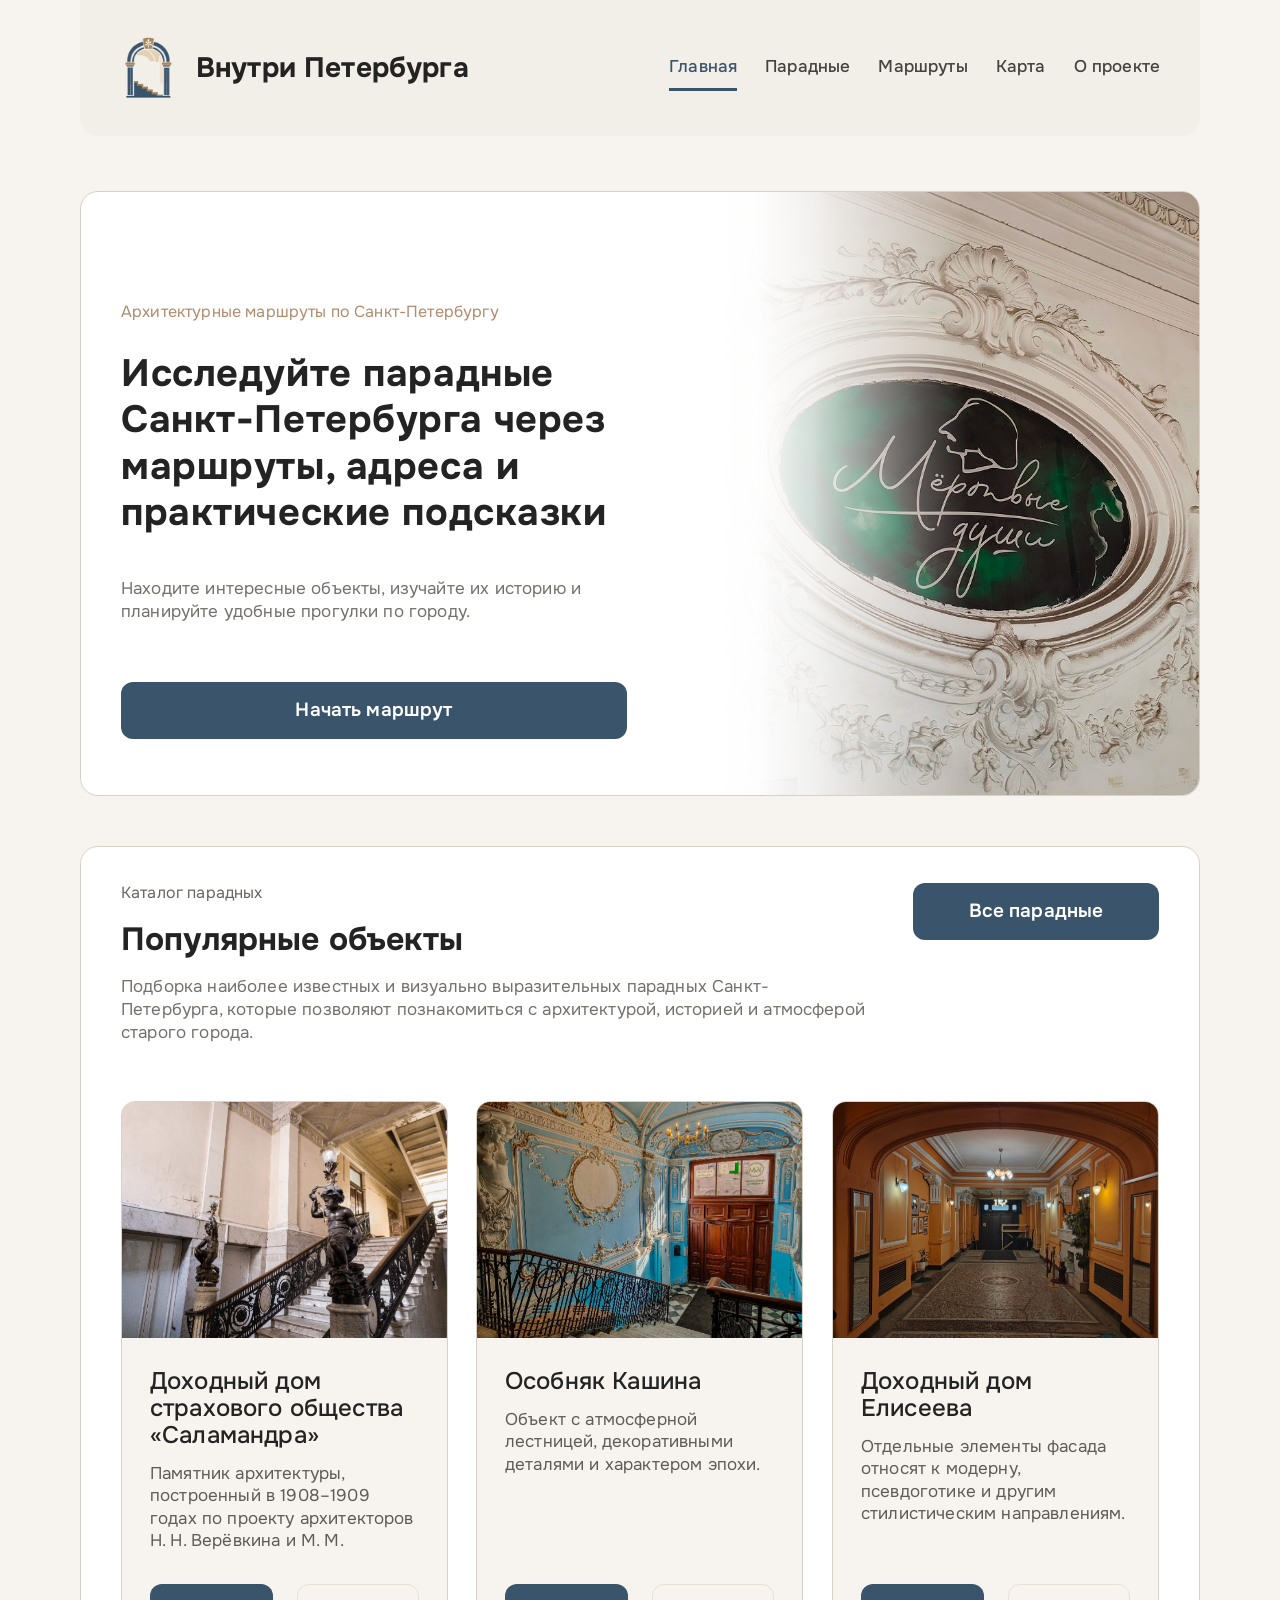
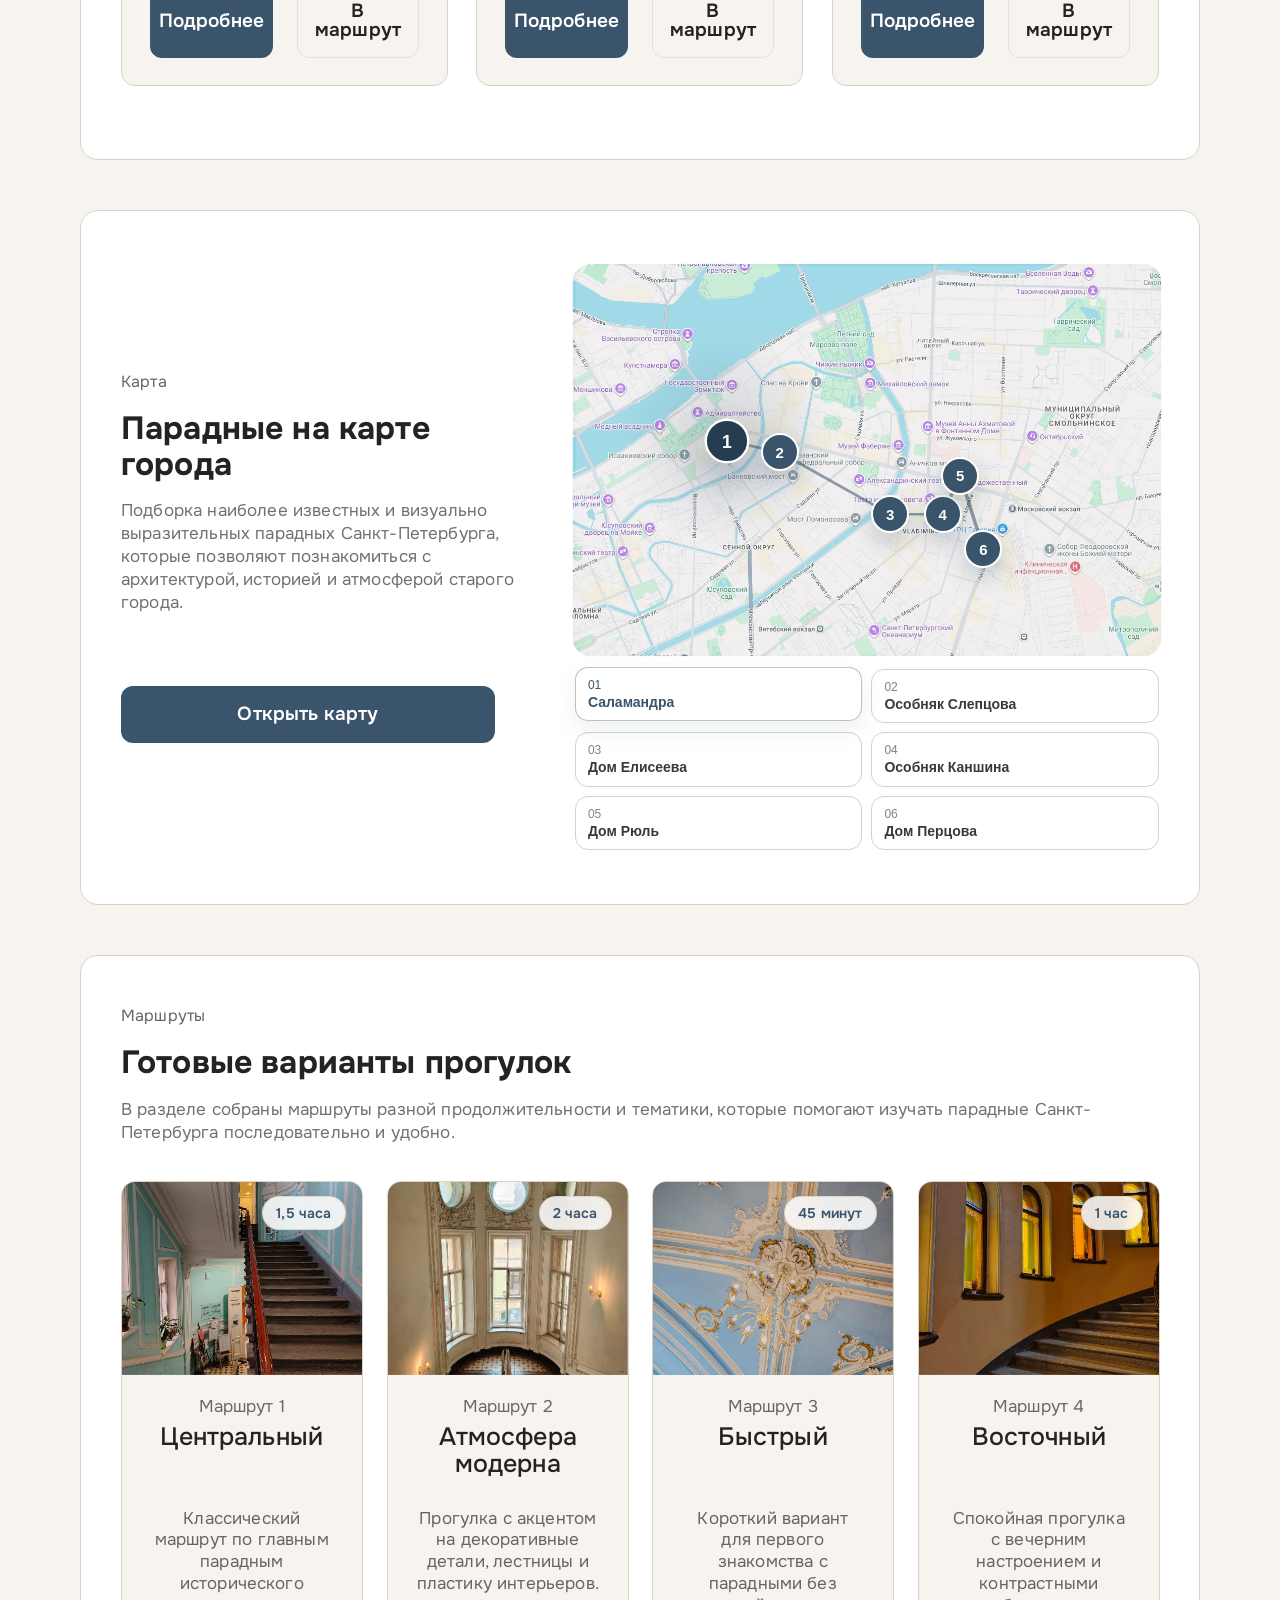
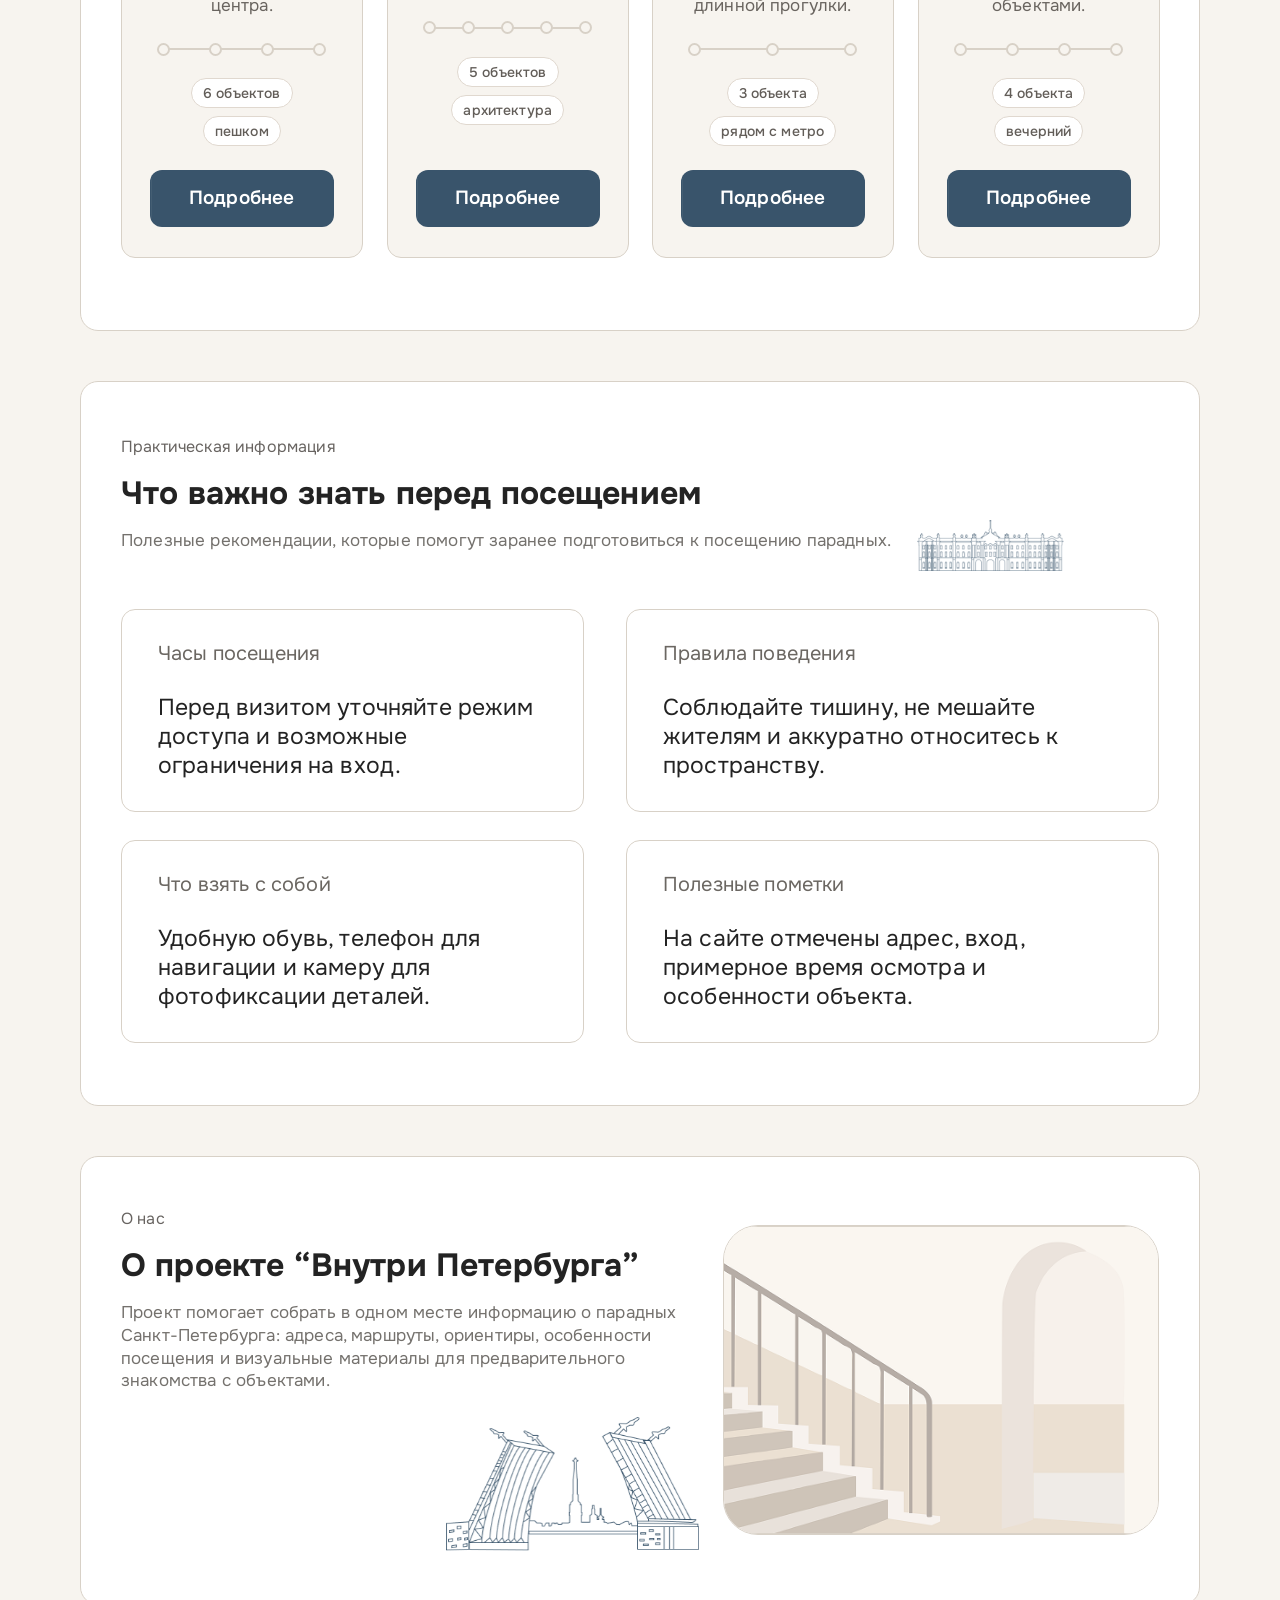
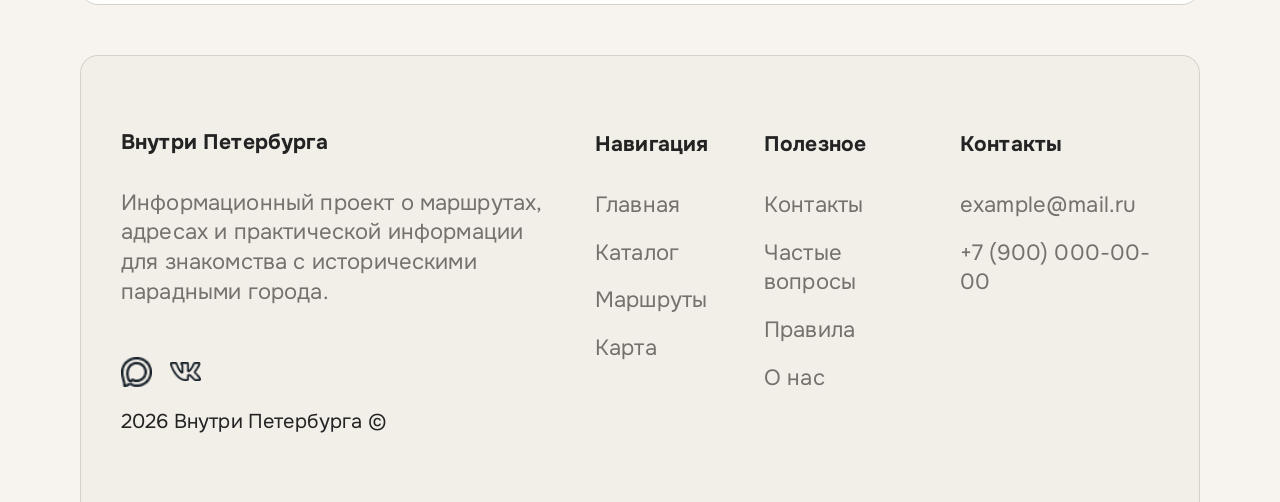
<file: index.html>
<!DOCTYPE html>
<html lang="ru">
<head>
  <meta charset="UTF-8" />
  <meta name="viewport" content="width=device-width, initial-scale=1.0" />
  <title>Внутри Петербурга</title>

  <link rel="preconnect" href="https://fonts.googleapis.com" />
  <link rel="preconnect" href="https://fonts.gstatic.com" crossorigin />
  <link href="https://fonts.googleapis.com/css2?family=Onest:wght@300;400;500;600;700&display=swap" rel="stylesheet" />

  <link rel="stylesheet" href="style.css" />
</head>
<body data-page="home">
  <header class="site-header">
    <div class="header-inner">
      <a class="brand" href="index.html" aria-label="Внутри Петербурга — на главную">
        <span class="brand-logo" aria-hidden="true">
          <img src="img/logo.png" alt="" />
        </span>
        <span>Внутри Петербурга</span>
      </a>

      <button class="menu-button" type="button" aria-label="Открыть меню" aria-expanded="false">
        <span></span>
        <span></span>
        <span></span>
      </button>

      <nav class="main-nav" aria-label="Основная навигация">
        <a class="nav-link active" data-nav="home" href="#top">Главная</a>
        <a class="nav-link" data-nav="catalog" href="catalog.html">Парадные</a>
        <a class="nav-link" data-nav="routes" href="#routes">Маршруты</a>
        <a class="nav-link" data-nav="map" href="#map">Карта</a>
        <a class="nav-link" data-nav="about" href="#about">О проекте</a>
      </nav>
    </div>
  </header>

  <main id="top">
    <section class="hero section-card">
      <div class="hero-content">
        <p class="eyebrow">Архитектурные маршруты по Санкт-Петербургу</p>
        <h1>Исследуйте парадные Санкт-Петербурга через маршруты, адреса и практические подсказки</h1>
        <p class="lead">Находите интересные объекты, изучайте их историю и планируйте удобные прогулки по городу.</p>
        <a class="button button-primary hero-button" href="#routes">Начать маршрут</a>
      </div>

      <div class="visual hero-visual" role="img" aria-label="Декоративный фрагмент парадной"></div>
    </section>

    <section class="section-card catalog-section" id="catalog">
      <div class="section-heading section-heading-row">
        <div>
          <p class="section-kicker">Каталог парадных</p>
          <h2>Популярные объекты</h2>
          <p class="section-description">Подборка наиболее известных и визуально выразительных парадных Санкт-Петербурга, которые позволяют познакомиться с архитектурой, историей и атмосферой старого города.</p>
        </div>
        <a class="button button-primary section-action" href="#">Все парадные</a>
      </div>

      <div class="object-grid">
        <article class="object-card">
          <img class="card-photo" src="img/1_1_block.jpg" alt="Доходный дом Саламандра" />
          <div class="object-card-body">
            <h3>Доходный дом страхового общества «Саламандра»</h3>
            <p>Памятник архитектуры, построенный в 1908–1909 годах по проекту архитекторов Н. Н. Верёвкина и М. М.</p>
            <div class="card-actions">
              <a class="button button-primary" href="#">Подробнее</a>
              <a class="button button-light" href="#">В маршрут</a>
            </div>
          </div>
        </article>

        <article class="object-card">
          <img class="card-photo" src="img/1_2_block.jpg" alt="Особняк Кашина" />
          <div class="object-card-body">
            <h3>Особняк Кашина</h3>
            <p>Объект с атмосферной лестницей, декоративными деталями и характером эпохи.</p>
            <div class="card-actions">
              <a class="button button-primary" href="#">Подробнее</a>
              <a class="button button-light" href="#">В маршрут</a>
            </div>
          </div>
        </article>

        <article class="object-card">
          <img class="card-photo" src="img/1_3_block.jpg" alt="Доходный дом Елисеева" />
          <div class="object-card-body">
            <h3>Доходный дом Елисеева</h3>
            <p>Отдельные элементы фасада относят к модерну, псевдоготике и другим стилистическим направлениям.</p>
            <div class="card-actions">
              <a class="button button-primary" href="paradnaya.html">Подробнее</a>
              <a class="button button-light" href="#">В маршрут</a>
            </div>
          </div>
        </article>
      </div>
    </section>

    <section class="section-card map-section" id="map">
      <div class="map-content">
        <p class="section-kicker">Карта</p>
        <h2>Парадные на карте города</h2>
        <p class="section-description">Подборка наиболее известных и визуально выразительных парадных Санкт-Петербурга, которые позволяют познакомиться с архитектурой, историей и атмосферой старого города.</p>
        <a class="button button-primary wide-button" href="#">Открыть карту</a>
      </div>

      <div class="interactive-map" data-interactive-map>
        <div class="map-canvas" aria-label="Интерактивная карта парадных Санкт-Петербурга">
          <img class="map-bg" src="img/map_info.jpg" alt="Карта Санкт-Петербурга с отмеченными парадными" />

          <svg class="map-route-line" viewBox="0 0 100 100" preserveAspectRatio="none" aria-hidden="true">
            <polyline points="26,45 35,48 54,64 63,64 66,54 70,73"></polyline>
          </svg>

          <button class="map-marker is-active" type="button" style="--x: 26%; --y: 45%;" data-map-id="salamandra" aria-label="Доходный дом страхового общества Саламандра">
            <span>1</span>
          </button>
          <button class="map-marker" type="button" style="--x: 35%; --y: 48%;" data-map-id="sleptsova" aria-label="Особняк Слепцова">
            <span>2</span>
          </button>
          <button class="map-marker" type="button" style="--x: 54%; --y: 64%;" data-map-id="eliseeva" aria-label="Доходный дом Елисеева">
            <span>3</span>
          </button>
          <button class="map-marker" type="button" style="--x: 63%; --y: 64%;" data-map-id="kanshina" aria-label="Особняк Каншина">
            <span>4</span>
          </button>
          <button class="map-marker" type="button" style="--x: 66%; --y: 54%;" data-map-id="rul" aria-label="Дом Рюль, дом Г. Г. Блокка">
            <span>5</span>
          </button>
          <button class="map-marker" type="button" style="--x: 70%; --y: 73%;" data-map-id="pertsova" aria-label="Доходный дом А. Н. Перцова">
            <span>6</span>
          </button>

          <article class="map-popup" data-map-popup style="--popup-x: 18%; --popup-y: 38%;">
            <button class="map-popup-close" type="button" aria-label="Закрыть карточку">×</button>
            <img class="map-popup-img" src="img/1_1_block.jpg" alt="" data-popup-img />
            <div class="map-popup-content">
              <p class="map-popup-tag" data-popup-tag>Объект 1</p>
              <h3 data-popup-title>Доходный дом страхового общества «Саламандра»</h3>
              <p class="map-popup-address" data-popup-address>Гороховая улица, 6</p>
              <p class="map-popup-text" data-popup-text>Атмосферная парадная с декоративными деталями и выразительной лестницей.</p>
              <div class="map-popup-meta">
                <span data-popup-style>Модерн</span>
                <span data-popup-time>10–15 минут</span>
              </div>
              <a class="button button-primary map-popup-button" href="#">Подробнее</a>
            </div>
          </article>
        </div>

        <div class="map-object-list" aria-label="Список объектов на карте">
          <button class="map-list-item is-active" type="button" data-map-id="salamandra">
            <span>01</span>
            <strong>Саламандра</strong>
          </button>
          <button class="map-list-item" type="button" data-map-id="sleptsova">
            <span>02</span>
            <strong>Особняк Слепцова</strong>
          </button>
          <button class="map-list-item" type="button" data-map-id="eliseeva">
            <span>03</span>
            <strong>Дом Елисеева</strong>
          </button>
          <button class="map-list-item" type="button" data-map-id="kanshina">
            <span>04</span>
            <strong>Особняк Каншина</strong>
          </button>
          <button class="map-list-item" type="button" data-map-id="rul">
            <span>05</span>
            <strong>Дом Рюль</strong>
          </button>
          <button class="map-list-item" type="button" data-map-id="pertsova">
            <span>06</span>
            <strong>Дом Перцова</strong>
          </button>
        </div>
      </div>
    </section>

    <section class="section-card routes-section" id="routes">
      <div class="section-heading">
        <p class="section-kicker">Маршруты</p>
        <h2>Готовые варианты прогулок</h2>
        <p class="section-description">В разделе собраны маршруты разной продолжительности и тематики, которые помогают изучать парадные Санкт-Петербурга последовательно и удобно.</p>
      </div>

      <div class="routes-grid">
        <article class="route-card route-card-enhanced">
          <div class="route-media">
            <img class="route-photo" src="img/2_1_block.jpg" alt="Маршрут Центральный" />
            <span class="route-badge">1,5 часа</span>
          </div>
          <div class="route-body">
            <span class="route-number">Маршрут 1</span>
            <h3>Центральный</h3>
            <p class="route-desc">Классический маршрут по главным парадным исторического центра.</p>
            <div class="route-line" aria-hidden="true">
              <span></span><span></span><span></span><span></span>
            </div>
            <div class="route-meta">
              <span>6 объектов</span>
              <span>пешком</span>
            </div>
            <a class="button button-primary" href="#">Подробнее</a>
          </div>
        </article>

        <article class="route-card route-card-enhanced">
          <div class="route-media">
            <img class="route-photo" src="img/2_2_block.jpg" alt="Маршрут Атмосфера модерна" />
            <span class="route-badge">2 часа</span>
          </div>
          <div class="route-body">
            <span class="route-number">Маршрут 2</span>
            <h3>Атмосфера модерна</h3>
            <p class="route-desc">Прогулка с акцентом на декоративные детали, лестницы и пластику интерьеров.</p>
            <div class="route-line" aria-hidden="true">
              <span></span><span></span><span></span><span></span><span></span>
            </div>
            <div class="route-meta">
              <span>5 объектов</span>
              <span>архитектура</span>
            </div>
            <a class="button button-primary" href="#">Подробнее</a>
          </div>
        </article>

        <article class="route-card route-card-enhanced">
          <div class="route-media">
            <img class="route-photo" src="img/2_3_block.jpg" alt="Маршрут Быстрый" />
            <span class="route-badge">45 минут</span>
          </div>
          <div class="route-body">
            <span class="route-number">Маршрут 3</span>
            <h3>Быстрый</h3>
            <p class="route-desc">Короткий вариант для первого знакомства с парадными без длинной прогулки.</p>
            <div class="route-line" aria-hidden="true">
              <span></span><span></span><span></span>
            </div>
            <div class="route-meta">
              <span>3 объекта</span>
              <span>рядом с метро</span>
            </div>
            <a class="button button-primary" href="#">Подробнее</a>
          </div>
        </article>

        <article class="route-card route-card-enhanced">
          <div class="route-media">
            <img class="route-photo" src="img/2_4_block.jpg" alt="Маршрут Восточный" />
            <span class="route-badge">1 час</span>
          </div>
          <div class="route-body">
            <span class="route-number">Маршрут 4</span>
            <h3>Восточный</h3>
            <p class="route-desc">Спокойная прогулка с вечерним настроением и контрастными объектами.</p>
            <div class="route-line" aria-hidden="true">
              <span></span><span></span><span></span><span></span>
            </div>
            <div class="route-meta">
              <span>4 объекта</span>
              <span>вечерний</span>
            </div>
            <a class="button button-primary" href="#">Подробнее</a>
          </div>
        </article>
      </div>
    </section>

    <section class="section-card info-section" id="info">
      <div class="info-heading-wrap">
        <div class="section-heading">
          <p class="section-kicker">Практическая информация</p>
          <h2>Что важно знать перед посещением</h2>
          <p class="section-description">Полезные рекомендации, которые помогут заранее подготовиться к посещению парадных.</p>
        </div>
        <img class="faq-vector" src="img/FAQ_vector.png" alt="" />
      </div>

      <div class="info-grid">
        <article class="info-card">
          <p>Часы посещения</p>
          <h3>Перед визитом уточняйте режим доступа и возможные ограничения на вход.</h3>
        </article>

        <article class="info-card">
          <p>Правила поведения</p>
          <h3>Соблюдайте тишину, не мешайте жителям и аккуратно относитесь к пространству.</h3>
        </article>

        <article class="info-card">
          <p>Что взять с собой</p>
          <h3>Удобную обувь, телефон для навигации и камеру для фотофиксации деталей.</h3>
        </article>

        <article class="info-card">
          <p>Полезные пометки</p>
          <h3>На сайте отмечены адрес, вход, примерное время осмотра и особенности объекта.</h3>
        </article>
      </div>
    </section>

    <section class="section-card about-section" id="about">
      <div class="about-content">
        <p class="section-kicker">О нас</p>
        <h2>О проекте “Внутри Петербурга”</h2>
        <p class="section-description">Проект помогает собрать в одном месте информацию о парадных Санкт-Петербурга: адреса, маршруты, ориентиры, особенности посещения и визуальные материалы для предварительного знакомства с объектами.</p>
        <img class="about-bridge" src="img/About_bridge_illustration.png" alt="" />
      </div>

      <img class="about-visual-img" src="img/About_right_illustration.png" alt="Светлая иллюстрация лестницы и арки" />
    </section>
  </main>

  <footer class="site-footer">
    <div class="footer-grid">
      <div class="footer-about">
        <h2>Внутри Петербурга</h2>
        <p>Информационный проект о маршрутах, адресах и практической информации для знакомства с историческими парадными города.</p>
      </div>

      <div class="footer-column footer-column-nav">
        <h3>Навигация</h3>
        <a href="#top">Главная</a>
        <a href="catalog.html">Каталог</a>
        <a href="#routes">Маршруты</a>
        <a href="#map">Карта</a>
      </div>

      <div class="footer-column footer-column-useful">
        <h3>Полезное</h3>
        <a href="#">Контакты</a>
        <a href="#">Частые вопросы</a>
        <a href="#">Правила</a>
        <a href="#about">О нас</a>
      </div>

      <div class="footer-meta">
        <div class="socials" aria-label="Социальные сети">
          <a href="#" aria-label="MAX">
            <img src="img/max.png" alt="" />
          </a>
          <a href="#" aria-label="VK">
            <img src="img/vk.png" alt="" />
          </a>
        </div>
        <p class="copyright">2026 Внутри Петербурга ©</p>
      </div>

      <div class="footer-column footer-column-contacts">
        <h3>Контакты</h3>
        <a href="mailto:example@mail.ru">example@mail.ru</a>
        <a href="tel:+79000000000">+7 (900) 000-00-00</a>
      </div>
    </div>
  </footer>

  <script src="script.js"></script>
</body>
</html>
</file>
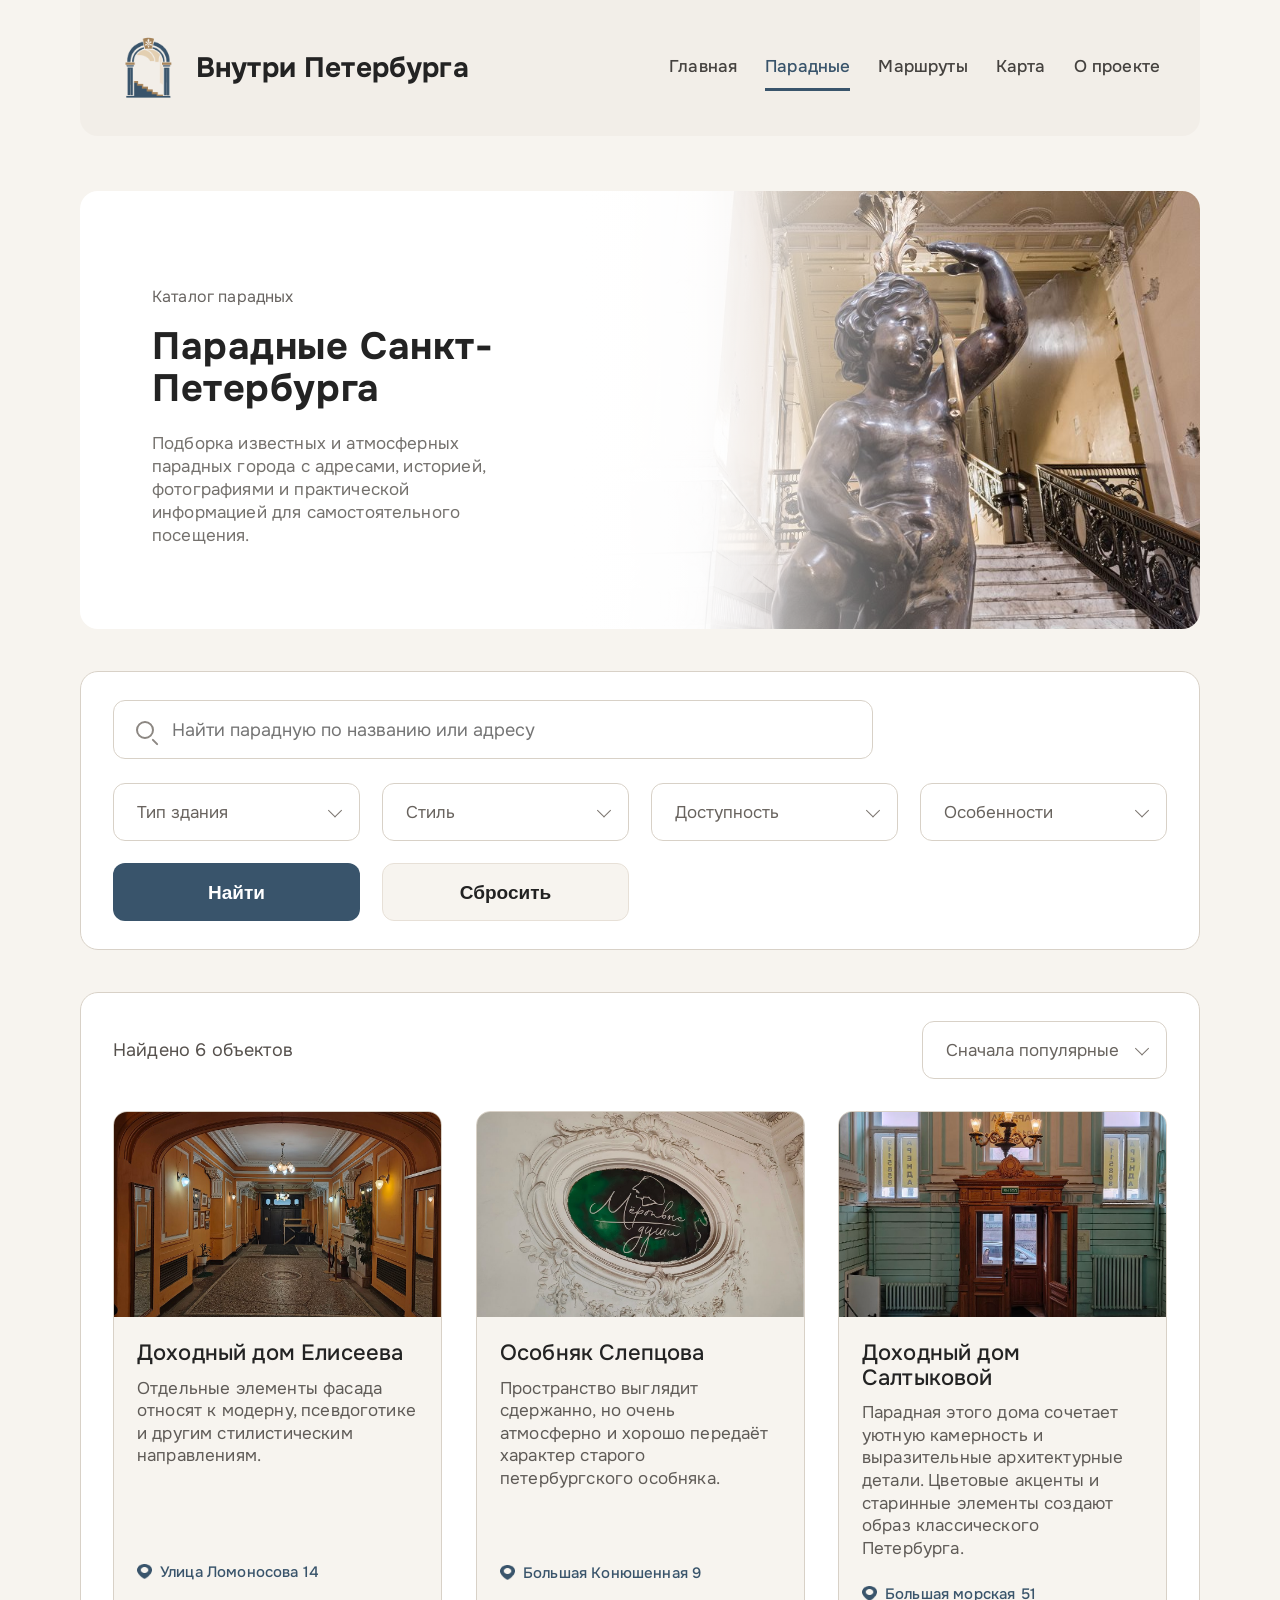
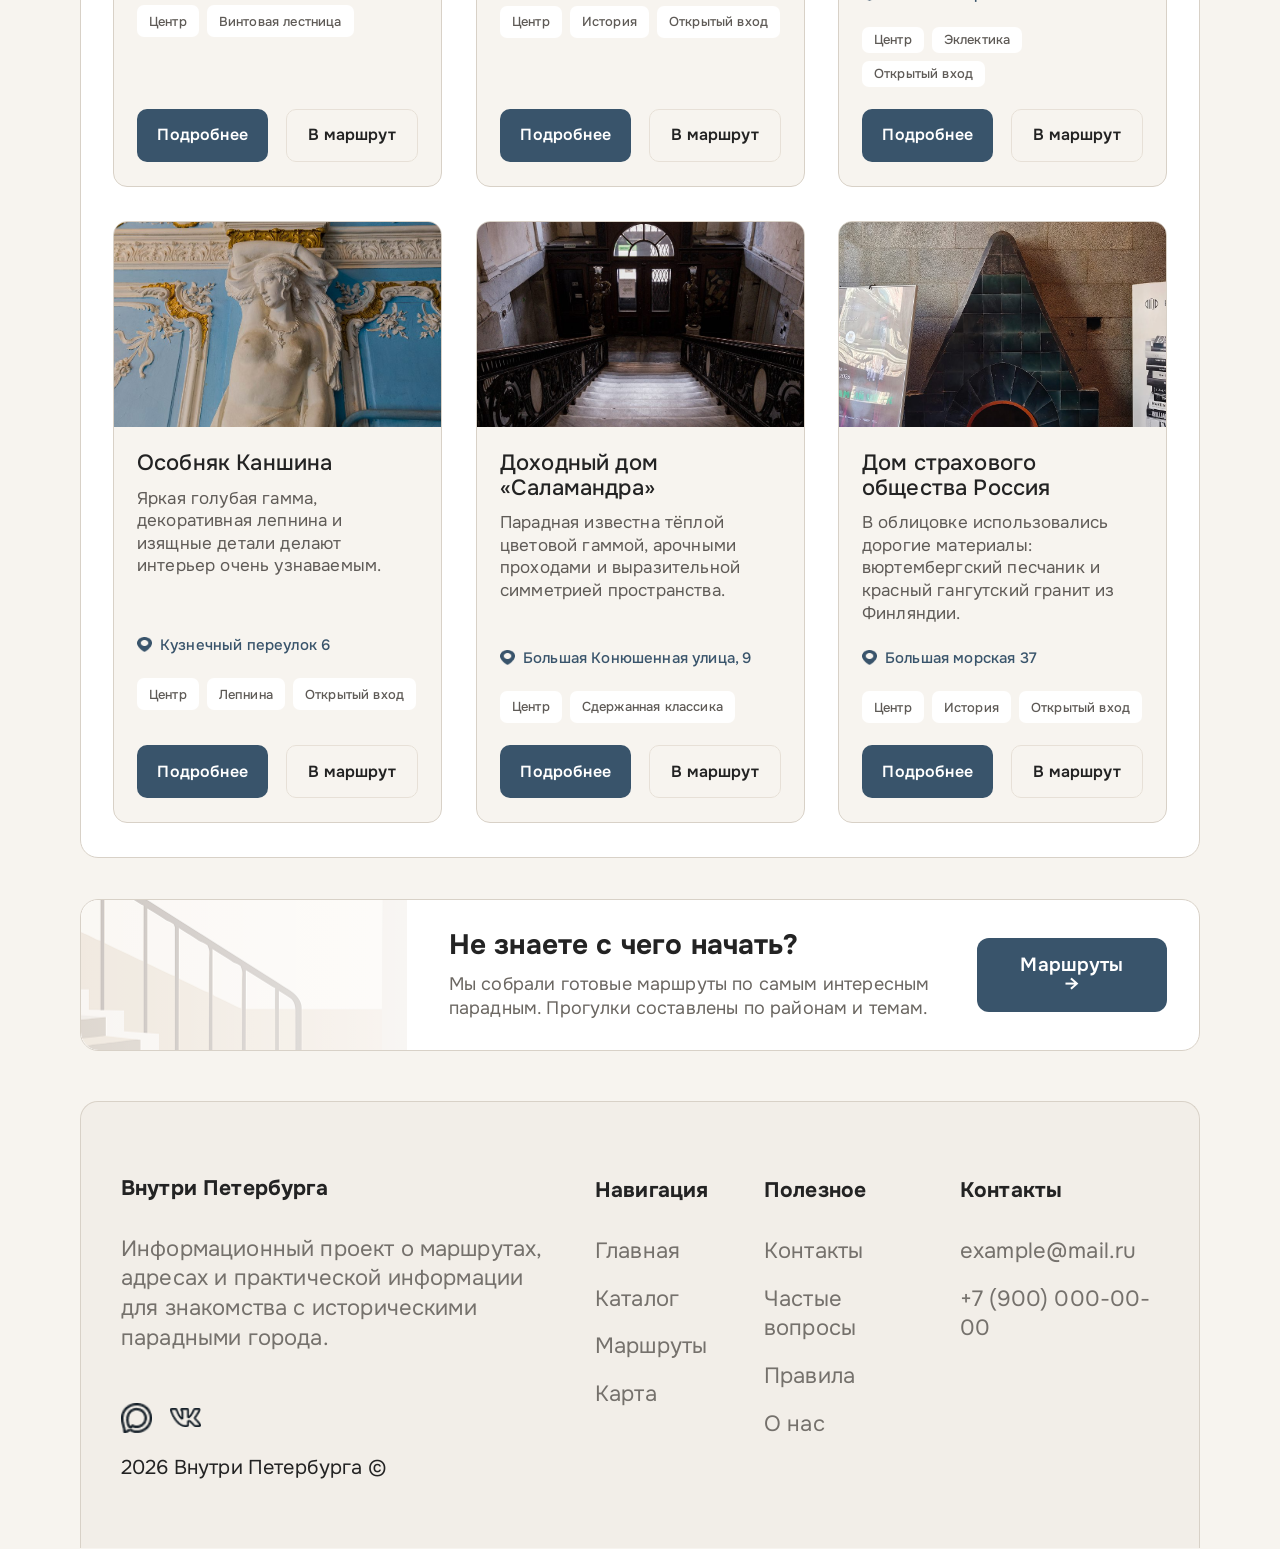
<file: catalog.html>
<!DOCTYPE html>
<html lang="ru">
<head>
  <meta charset="UTF-8" />
  <meta name="viewport" content="width=device-width, initial-scale=1.0" />
  <title>Парадные Санкт-Петербурга — Внутри Петербурга</title>

  <link rel="preconnect" href="https://fonts.googleapis.com" />
  <link rel="preconnect" href="https://fonts.gstatic.com" crossorigin />
  <link href="https://fonts.googleapis.com/css2?family=Onest:wght@300;400;500;600;700&display=swap" rel="stylesheet" />

  <link rel="stylesheet" href="style.css" />
</head>
<body data-page="catalog">
  <header class="site-header">
    <div class="header-inner">
      <a class="brand" href="index.html" aria-label="Внутри Петербурга — на главную">
        <span class="brand-logo" aria-hidden="true">
          <img src="img/logo.png" alt="" />
        </span>
        <span>Внутри Петербурга</span>
      </a>

      <button class="menu-button" type="button" aria-label="Открыть меню" aria-expanded="false">
        <span></span>
        <span></span>
        <span></span>
      </button>

      <nav class="main-nav" aria-label="Основная навигация">
        <a class="nav-link" data-nav="home" href="index.html">Главная</a>
        <a class="nav-link active" data-nav="catalog" href="catalog.html">Парадные</a>
        <a class="nav-link" data-nav="routes" href="index.html#routes">Маршруты</a>
        <a class="nav-link" data-nav="map" href="index.html#map">Карта</a>
        <a class="nav-link" data-nav="about" href="index.html#about">О проекте</a>
      </nav>
    </div>
  </header>

  <main class="catalog-page" id="top">
    <section class="catalog-hero section-card">
      <div class="catalog-hero-content">
        <p class="section-kicker">Каталог парадных</p>
        <h1>Парадные Санкт-Петербурга</h1>
        <p class="section-description">Подборка известных и атмосферных парадных города с адресами, историей, фотографиями и практической информацией для самостоятельного посещения.</p>
      </div>
      <div class="catalog-hero-visual" role="img" aria-label="Фрагмент парадной Санкт-Петербурга"></div>
    </section>

    <section class="catalog-filter section-card" aria-label="Поиск и фильтры каталога">
      <div class="search-row">
        <label class="search-field">
          <span class="search-icon" aria-hidden="true"></span>
          <input type="search" data-catalog-search placeholder="Найти парадную по названию или адресу" />
        </label>
      </div>

      <div class="filter-row">
        <label class="select-field">
          <select data-catalog-filter="building">
            <option value="">Тип здания</option>
            <option value="доходный дом">Доходный дом</option>
            <option value="особняк">Особняк</option>
            <option value="исторический дом">Исторический дом</option>
            <option value="дом страхового общества">Дом страхового общества</option>
          </select>
        </label>

        <label class="select-field">
          <select data-catalog-filter="style">
            <option value="">Стиль</option>
            <option value="модерн">Модерн</option>
            <option value="эклектика">Эклектика</option>
            <option value="история">История</option>
            <option value="лепнина">Лепнина</option>
            <option value="классика">Классика</option>
          </select>
        </label>

        <label class="select-field">
          <select data-catalog-filter="access">
            <option value="">Доступность</option>
            <option value="open">Открытый вход</option>
            <option value="limited">Уточнить доступ</option>
          </select>
        </label>

        <label class="select-field">
          <select data-catalog-filter="feature">
            <option value="">Особенности</option>
            <option value="винтовая лестница">Винтовая лестница</option>
            <option value="лепнина">Лепнина</option>
            <option value="история">История</option>
            <option value="открытый вход">Открытый вход</option>
          </select>
        </label>

        <button class="button button-primary filter-button" type="button" data-catalog-find>Найти</button>
        <button class="button button-light filter-button" type="button" data-catalog-reset>Сбросить</button>
      </div>
    </section>

    <section class="catalog-list section-card">
      <div class="catalog-list-head">
        <p data-catalog-count>Найдено 6 объектов</p>
        <label class="select-field sort-field">
          <select data-catalog-sort>
            <option value="popular">Сначала популярные</option>
            <option value="name">По названию</option>
            <option value="address">По адресу</option>
          </select>
        </label>
      </div>

      <div class="catalog-grid" data-catalog-grid>
        <article class="catalog-card" data-title="Доходный дом Елисеева" data-address="Улица Ломоносова 14" data-building="доходный дом" data-style="модерн псевдоготика" data-access="limited" data-feature="винтовая лестница">
          <img class="catalog-card-photo" src="img/catalog_block_1.jpg" alt="Доходный дом Елисеева" />
          <div class="catalog-card-body">
            <h2>Доходный дом Елисеева</h2>
            <p>Отдельные элементы фасада относят к модерну, псевдоготике и другим стилистическим направлениям.</p>
            <p class="catalog-address"><img src="img/point.png" alt="" />Улица Ломоносова 14</p>
            <div class="catalog-tags">
              <span>Центр</span>
              <span>Винтовая лестница</span>
            </div>
            <div class="catalog-card-actions">
              <a class="button button-primary" href="paradnaya.html">Подробнее</a>
              <a class="button button-light" href="#">В маршрут</a>
            </div>
          </div>
        </article>

        <article class="catalog-card" data-title="Особняк Слепцова" data-address="Большая Конюшенная 9" data-building="особняк" data-style="история особняк" data-access="open" data-feature="история открытый вход">
          <img class="catalog-card-photo" src="img/catalog_block_2.jpg" alt="Особняк Слепцова" />
          <div class="catalog-card-body">
            <h2>Особняк Слепцова</h2>
            <p>Пространство выглядит сдержанно, но очень атмосферно и хорошо передаёт характер старого петербургского особняка.</p>
            <p class="catalog-address"><img src="img/point.png" alt="" />Большая Конюшенная 9</p>
            <div class="catalog-tags">
              <span>Центр</span>
              <span>История</span>
              <span>Открытый вход</span>
            </div>
            <div class="catalog-card-actions">
              <a class="button button-primary" href="#">Подробнее</a>
              <a class="button button-light" href="#">В маршрут</a>
            </div>
          </div>
        </article>

        <article class="catalog-card" data-title="Доходный дом Салтыковой" data-address="Большая морская 51" data-building="особняк исторический дом" data-style="эклектика" data-access="open" data-feature="открытый вход">
          <img class="catalog-card-photo" src="img/catalog_block_3.jpg" alt="Доходный дом Салтыковой" />
          <div class="catalog-card-body">
            <h2>Доходный дом Салтыковой</h2>
            <p>Парадная этого дома сочетает уютную камерность и выразительные архитектурные детали. Цветовые акценты и старинные элементы создают образ классического Петербурга.</p>
            <p class="catalog-address"><img src="img/point.png" alt="" />Большая морская 51</p>
            <div class="catalog-tags">
              <span>Центр</span>
              <span>Эклектика</span>
              <span>Открытый вход</span>
            </div>
            <div class="catalog-card-actions">
              <a class="button button-primary" href="#">Подробнее</a>
              <a class="button button-light" href="#">В маршрут</a>
            </div>
          </div>
        </article>

        <article class="catalog-card" data-title="Особняк Каншина" data-address="Кузнечный переулок 6" data-building="особняк" data-style="лепнина" data-access="open" data-feature="лепнина открытый вход">
          <img class="catalog-card-photo" src="img/catalog_block_4.jpg" alt="Особняк Каншина" />
          <div class="catalog-card-body">
            <h2>Особняк Каншина</h2>
            <p>Яркая голубая гамма, декоративная лепнина и изящные детали делают интерьер очень узнаваемым.</p>
            <p class="catalog-address"><img src="img/point.png" alt="" />Кузнечный переулок 6</p>
            <div class="catalog-tags">
              <span>Центр</span>
              <span>Лепнина</span>
              <span>Открытый вход</span>
            </div>
            <div class="catalog-card-actions">
              <a class="button button-primary" href="#">Подробнее</a>
              <a class="button button-light" href="#">В маршрут</a>
            </div>
          </div>
        </article>

        <article class="catalog-card" data-title="Доходный дом Саламандра" data-address="Большая Конюшенная улица 9" data-building="дом страхового общества доходный дом" data-style="классика" data-access="limited" data-feature="сдержанная классика">
          <img class="catalog-card-photo" src="img/catalog_block_5.jpg" alt="Доходный дом Саламандра" />
          <div class="catalog-card-body">
            <h2>Доходный дом «Саламандра»</h2>
            <p>Парадная известна тёплой цветовой гаммой, арочными проходами и выразительной симметрией пространства.</p>
            <p class="catalog-address"><img src="img/point.png" alt="" />Большая Конюшенная улица, 9</p>
            <div class="catalog-tags">
              <span>Центр</span>
              <span>Сдержанная классика</span>
            </div>
            <div class="catalog-card-actions">
              <a class="button button-primary" href="#">Подробнее</a>
              <a class="button button-light" href="#">В маршрут</a>
            </div>
          </div>
        </article>

        <article class="catalog-card" data-title="Дом страхового общества Россия" data-address="Большая морская 37" data-building="дом страхового общества" data-style="история" data-access="open" data-feature="история открытый вход">
          <img class="catalog-card-photo" src="img/catalog_block_6.jpg" alt="Дом страхового общества Россия" />
          <div class="catalog-card-body">
            <h2>Дом страхового общества Россия</h2>
            <p>В облицовке использовались дорогие материалы: вюртембергский песчаник и красный гангутский гранит из Финляндии.</p>
            <p class="catalog-address"><img src="img/point.png" alt="" />Большая морская 37</p>
            <div class="catalog-tags">
              <span>Центр</span>
              <span>История</span>
              <span>Открытый вход</span>
            </div>
            <div class="catalog-card-actions">
              <a class="button button-primary" href="#">Подробнее</a>
              <a class="button button-light" href="#">В маршрут</a>
            </div>
          </div>
        </article>
      </div>

      <div class="catalog-empty" data-catalog-empty hidden>
        По выбранным параметрам ничего не найдено. Попробуйте изменить фильтры.
      </div>
    </section>

    <section class="catalog-cta section-card">
      <div class="catalog-cta-visual" aria-hidden="true"></div>
      <div class="catalog-cta-content">
        <h2>Не знаете с чего начать?</h2>
        <p>Мы собрали готовые маршруты по самым интересным парадным. Прогулки составлены по районам и темам.</p>
      </div>
      <a class="button button-primary catalog-cta-button" href="index.html#routes">Маршруты →</a>
    </section>
  </main>

  <footer class="site-footer">
    <div class="footer-grid">
      <div class="footer-about">
        <h2>Внутри Петербурга</h2>
        <p>Информационный проект о маршрутах, адресах и практической информации для знакомства с историческими парадными города.</p>
      </div>

      <div class="footer-column footer-column-nav">
        <h3>Навигация</h3>
        <a href="index.html">Главная</a>
        <a href="catalog.html">Каталог</a>
        <a href="index.html#routes">Маршруты</a>
        <a href="index.html#map">Карта</a>
      </div>

      <div class="footer-column footer-column-useful">
        <h3>Полезное</h3>
        <a href="#">Контакты</a>
        <a href="#">Частые вопросы</a>
        <a href="#">Правила</a>
        <a href="index.html#about">О нас</a>
      </div>

      <div class="footer-meta">
        <div class="socials" aria-label="Социальные сети">
          <a href="#" aria-label="MAX">
            <img src="img/max.png" alt="" />
          </a>
          <a href="#" aria-label="VK">
            <img src="img/vk.png" alt="" />
          </a>
        </div>
        <p class="copyright">2026 Внутри Петербурга ©</p>
      </div>

      <div class="footer-column footer-column-contacts">
        <h3>Контакты</h3>
        <a href="mailto:example@mail.ru">example@mail.ru</a>
        <a href="tel:+79000000000">+7 (900) 000-00-00</a>
      </div>
    </div>
  </footer>

  <script src="script.js"></script>
</body>
</html>
</file>
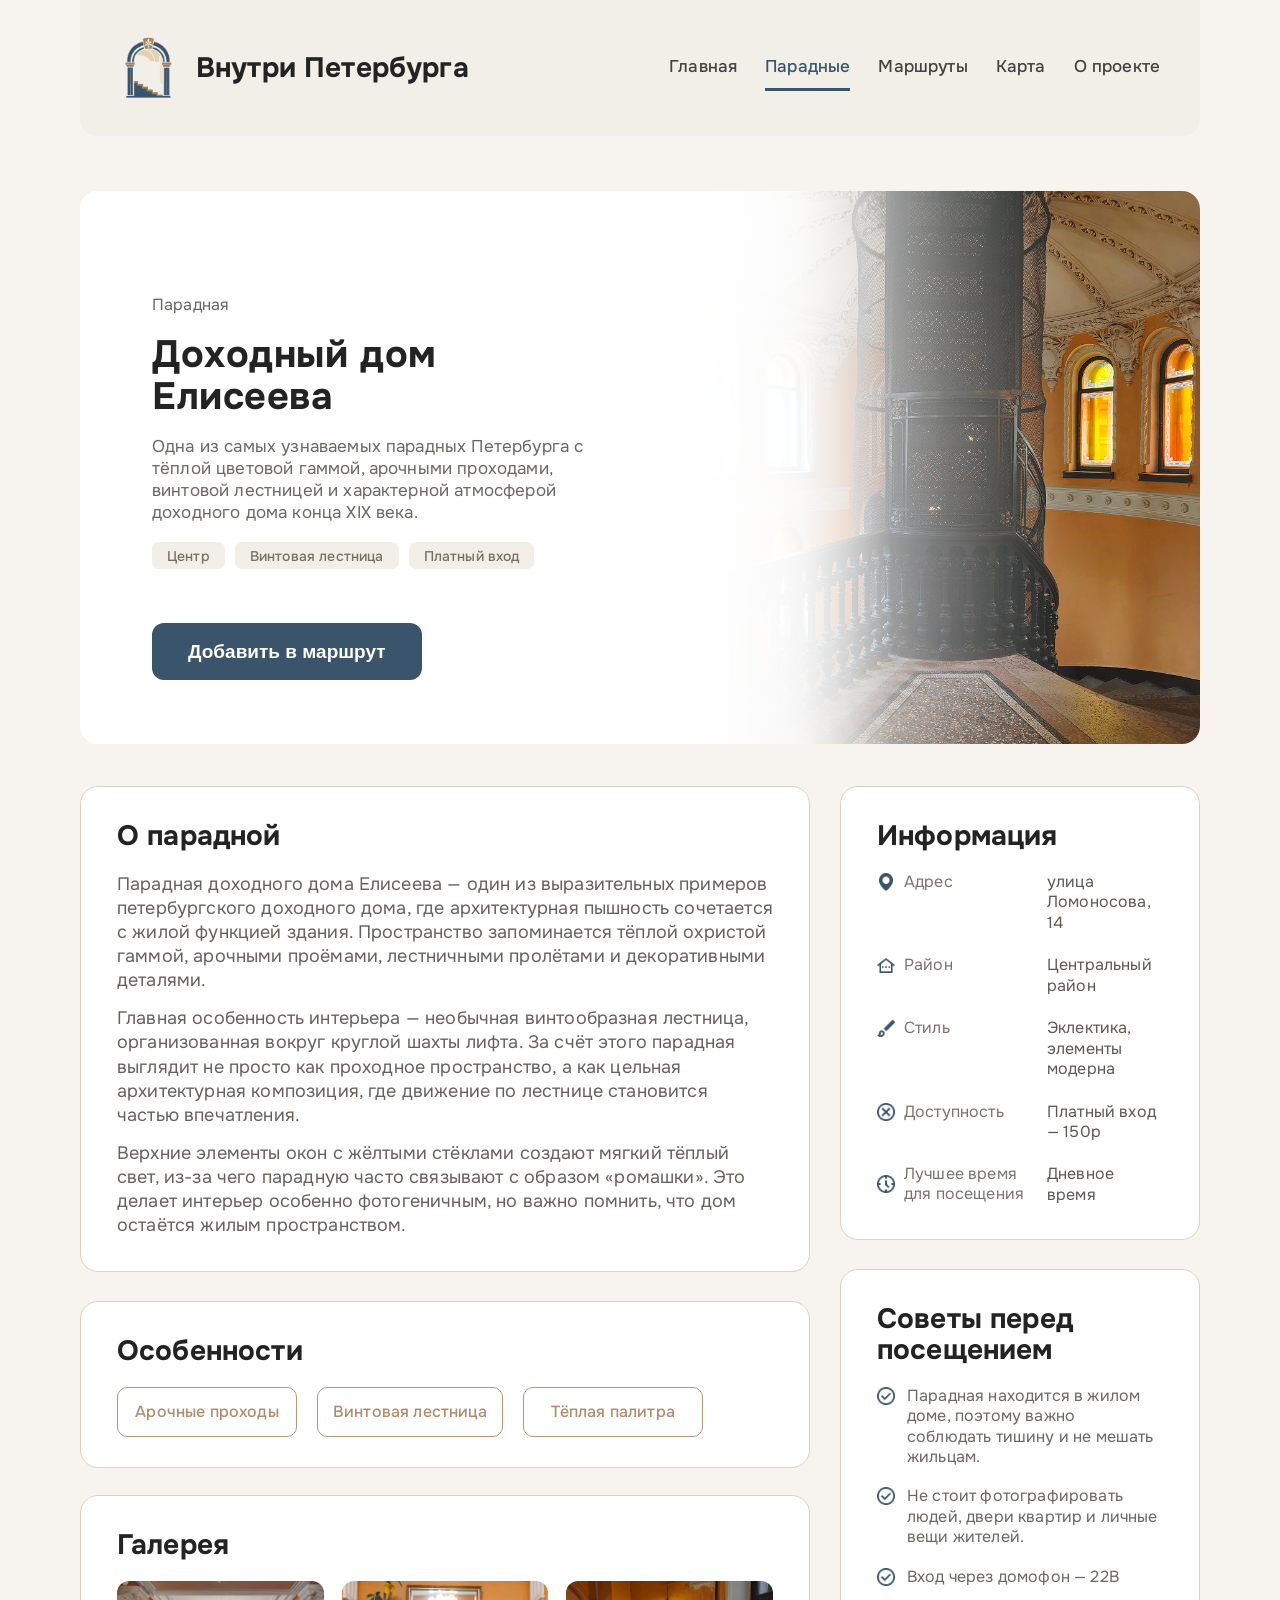
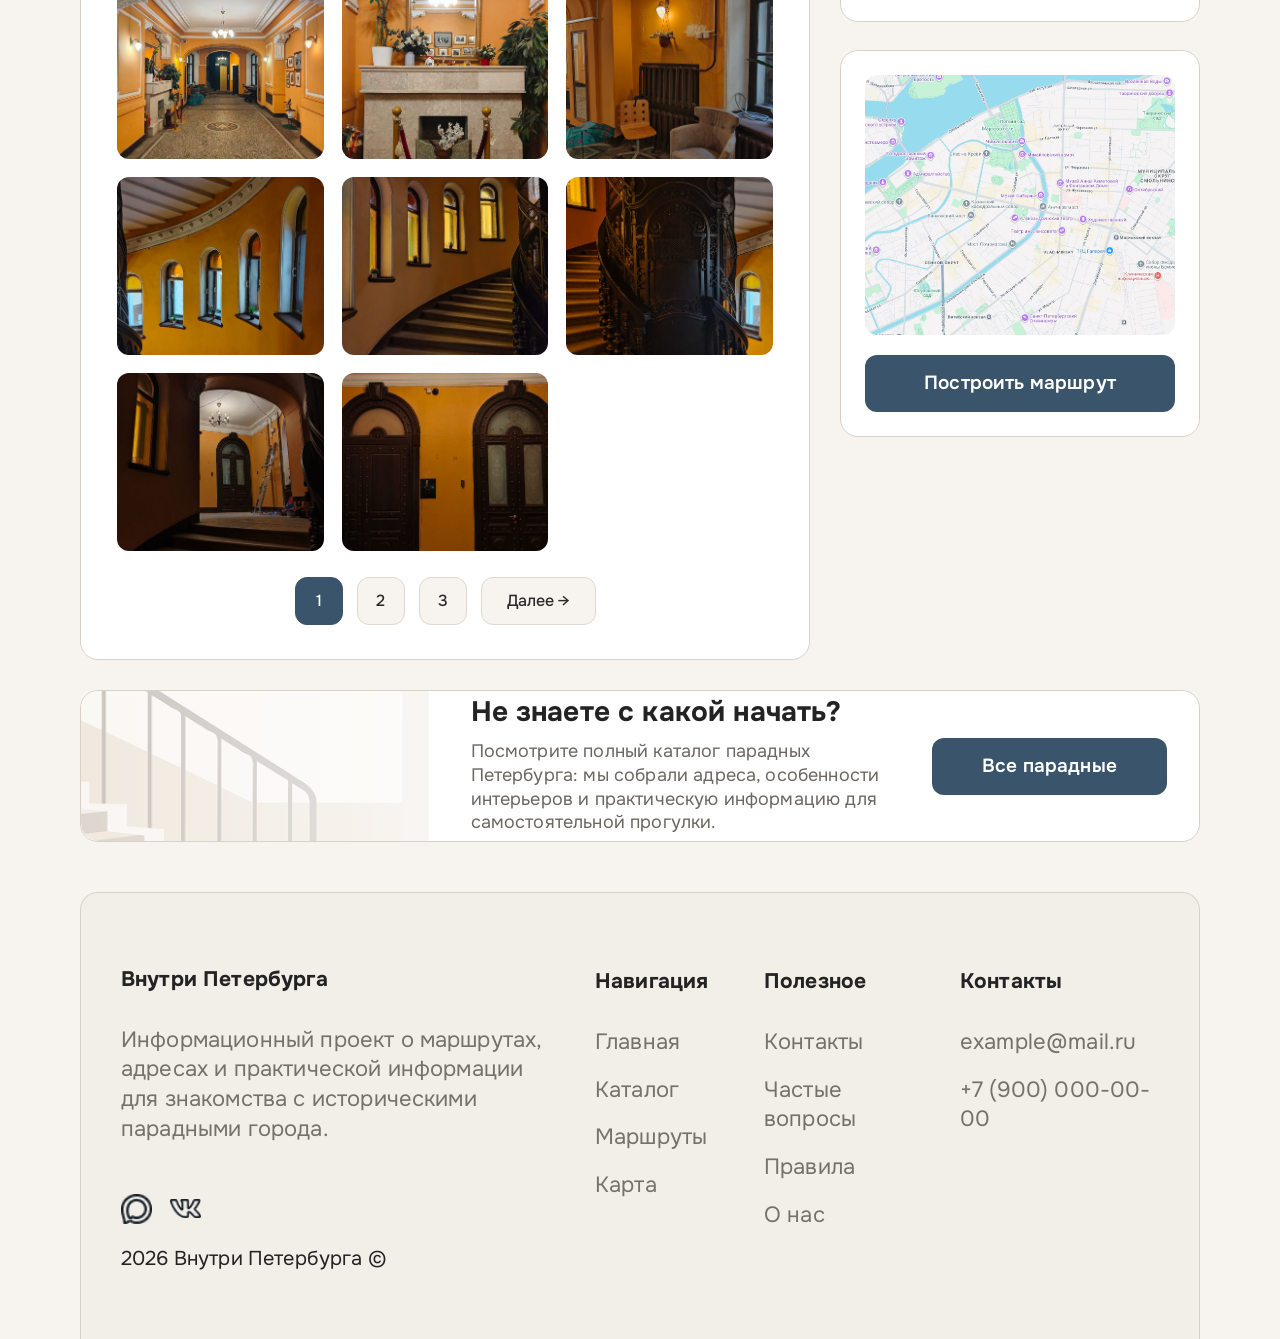
<file: paradnaya.html>
<!DOCTYPE html>
<html lang="ru">
<head>
  <meta charset="UTF-8" />
  <meta name="viewport" content="width=device-width, initial-scale=1.0" />
  <title>Доходный дом Елисеева — Внутри Петербурга</title>

  <link rel="preconnect" href="https://fonts.googleapis.com" />
  <link rel="preconnect" href="https://fonts.gstatic.com" crossorigin />
  <link href="https://fonts.googleapis.com/css2?family=Onest:wght@300;400;500;600;700&display=swap" rel="stylesheet" />

  <link rel="stylesheet" href="style.css" />
</head>
<body data-page="catalog">
  <header class="site-header">
    <div class="header-inner">
      <a class="brand" href="index.html" aria-label="Внутри Петербурга — на главную">
        <span class="brand-logo" aria-hidden="true">
          <img src="img/logo.png" alt="" />
        </span>
        <span>Внутри Петербурга</span>
      </a>

      <button class="menu-button" type="button" aria-label="Открыть меню" aria-expanded="false">
        <span></span>
        <span></span>
        <span></span>
      </button>

      <nav class="main-nav" aria-label="Основная навигация">
        <a class="nav-link" data-nav="home" href="index.html">Главная</a>
        <a class="nav-link active" data-nav="catalog" href="catalog.html">Парадные</a>
        <a class="nav-link" data-nav="routes" href="index.html#routes">Маршруты</a>
        <a class="nav-link" data-nav="map" href="index.html#map">Карта</a>
        <a class="nav-link" data-nav="about" href="index.html#about">О проекте</a>
      </nav>
    </div>
  </header>

  <main class="detail-page" id="top">
    <section class="detail-hero section-card">
      <div class="detail-hero-content">
        <p class="section-kicker">Парадная</p>
        <h1>Доходный дом Елисеева</h1>
        <p class="detail-hero-text">Одна из самых узнаваемых парадных Петербурга с тёплой цветовой гаммой, арочными проходами, винтовой лестницей и характерной атмосферой доходного дома конца XIX века.</p>
        <div class="detail-tags">
          <span>Центр</span>
          <span>Винтовая лестница</span>
          <span>Платный вход</span>
        </div>
        <button class="button detail-add-button" type="button" data-add-route>
          <span>Добавить в маршрут</span>
        </button>
      </div>
      <div class="detail-hero-visual" role="img" aria-label="Доходный дом Елисеева"></div>
    </section>

    <section class="detail-layout">
      <div class="detail-main">
        <section class="detail-card detail-about reveal">
          <h2>О парадной</h2>
          <p>Парадная доходного дома Елисеева — один из выразительных примеров петербургского доходного дома, где архитектурная пышность сочетается с жилой функцией здания. Пространство запоминается тёплой охристой гаммой, арочными проёмами, лестничными пролётами и декоративными деталями.</p>
          <p>Главная особенность интерьера — необычная винтообразная лестница, организованная вокруг круглой шахты лифта. За счёт этого парадная выглядит не просто как проходное пространство, а как цельная архитектурная композиция, где движение по лестнице становится частью впечатления.</p>
          <p>Верхние элементы окон с жёлтыми стёклами создают мягкий тёплый свет, из-за чего парадную часто связывают с образом «ромашки». Это делает интерьер особенно фотогеничным, но важно помнить, что дом остаётся жилым пространством.</p>
        </section>

        <section class="detail-card detail-features reveal">
          <h2>Особенности</h2>
          <div class="feature-pills">
            <span>Арочные проходы</span>
            <span>Винтовая лестница</span>
            <span>Тёплая палитра</span>
          </div>
        </section>

        <section class="detail-card detail-gallery reveal">
          <h2>Галерея</h2>
          <div class="gallery-grid" data-gallery data-gallery-page-size="8">
            <button class="gallery-item" type="button" data-gallery-src="img/gallery-1.jpg">
              <img src="img/gallery-1.jpg" alt="Фрагмент парадной Елисеева 1" />
            </button>
            <button class="gallery-item" type="button" data-gallery-src="img/gallery-2.jpg">
              <img src="img/gallery-2.jpg" alt="Фрагмент парадной Елисеева 2" />
            </button>
            <button class="gallery-item" type="button" data-gallery-src="img/gallery-3.jpg">
              <img src="img/gallery-3.jpg" alt="Фрагмент парадной Елисеева 3" />
            </button>
            <button class="gallery-item" type="button" data-gallery-src="img/gallery-4.jpg">
              <img src="img/gallery-4.jpg" alt="Фрагмент парадной Елисеева 4" />
            </button>
            <button class="gallery-item" type="button" data-gallery-src="img/gallery-5.jpg">
              <img src="img/gallery-5.jpg" alt="Фрагмент парадной Елисеева 5" />
            </button>
            <button class="gallery-item" type="button" data-gallery-src="img/gallery-6.jpg">
              <img src="img/gallery-6.jpg" alt="Фрагмент парадной Елисеева 6" />
            </button>
            <button class="gallery-item" type="button" data-gallery-src="img/gallery-7.jpg">
              <img src="img/gallery-7.jpg" alt="Фрагмент парадной Елисеева 7" />
            </button>
            <button class="gallery-item" type="button" data-gallery-src="img/gallery-8.jpg">
              <img src="img/gallery-8.jpg" alt="Фрагмент парадной Елисеева 8" />
            </button>
            <button class="gallery-item" type="button" data-gallery-src="img/gallery-9.jpg">
              <img src="img/gallery-9.jpg" alt="Фрагмент парадной Елисеева 9" />
            </button>
            <button class="gallery-item" type="button" data-gallery-src="img/gallery-10.jpg">
              <img src="img/gallery-10.jpg" alt="Фрагмент парадной Елисеева 10" />
            </button>
            <button class="gallery-item" type="button" data-gallery-src="img/gallery-11.jpg">
              <img src="img/gallery-11.jpg" alt="Фрагмент парадной Елисеева 11" />
            </button>
            <button class="gallery-item" type="button" data-gallery-src="img/gallery-12.jpg">
              <img src="img/gallery-12.jpg" alt="Фрагмент парадной Елисеева 12" />
            </button>
            <button class="gallery-item" type="button" data-gallery-src="img/gallery-13.jpg">
              <img src="img/gallery-13.jpg" alt="Фрагмент парадной Елисеева 13" />
            </button>
            <button class="gallery-item" type="button" data-gallery-src="img/gallery-14.jpg">
              <img src="img/gallery-14.jpg" alt="Фрагмент парадной Елисеева 14" />
            </button>
            <button class="gallery-item" type="button" data-gallery-src="img/gallery-15.jpg">
              <img src="img/gallery-15.jpg" alt="Фрагмент парадной Елисеева 15" />
            </button>
            <button class="gallery-item" type="button" data-gallery-src="img/gallery-16.jpg">
              <img src="img/gallery-16.jpg" alt="Фрагмент парадной Елисеева 16" />
            </button>
            <button class="gallery-item" type="button" data-gallery-src="img/gallery-17.jpg">
              <img src="img/gallery-17.jpg" alt="Фрагмент парадной Елисеева 17" />
            </button>
            <button class="gallery-item" type="button" data-gallery-src="img/gallery-18.jpg">
              <img src="img/gallery-18.jpg" alt="Фрагмент парадной Елисеева 18" />
            </button>
            <button class="gallery-item" type="button" data-gallery-src="img/gallery-19.jpg">
              <img src="img/gallery-19.jpg" alt="Фрагмент парадной Елисеева 19" />
            </button>
            <button class="gallery-item" type="button" data-gallery-src="img/gallery-20.jpg">
              <img src="img/gallery-20.jpg" alt="Фрагмент парадной Елисеева 20" />
            </button>
          </div>
          <div class="gallery-pagination" data-gallery-pagination aria-label="Страницы галереи"></div>
        </section>
      </div>

      <aside class="detail-sidebar">
        <section class="detail-card detail-info reveal">
          <h2>Информация</h2>
          <dl class="info-list">
            <div>
              <dt><img src="img/point.png" alt="" />Адрес</dt>
              <dd>улица Ломоносова, 14</dd>
            </div>
            <div>
              <dt><img src="img/house.png" alt="" />Район</dt>
              <dd>Центральный район</dd>
            </div>
            <div>
              <dt><img src="img/brush.png" alt="" />Стиль</dt>
              <dd>Эклектика, элементы модерна</dd>
            </div>
            <div>
              <dt><img src="img/cancel.png" alt="" />Доступность</dt>
              <dd>Платный вход — 150р</dd>
            </div>
            <div>
              <dt><img src="img/clock.png" alt="" />Лучшее время для посещения</dt>
              <dd>Дневное время</dd>
            </div>
          </dl>
        </section>

        <section class="detail-card detail-tips reveal">
          <h2>Советы перед посещением</h2>
          <ul class="tips-list">
            <li><img src="img/yes.png" alt="" />Парадная находится в жилом доме, поэтому важно соблюдать тишину и не мешать жильцам.</li>
            <li><img src="img/yes.png" alt="" />Не стоит фотографировать людей, двери квартир и личные вещи жителей.</li>
            <li><img src="img/yes.png" alt="" />Вход через домофон — 22B</li>
          </ul>
        </section>

        <section class="detail-card detail-mini-map reveal">
          <img src="img/map_info.jpg" alt="Карта расположения доходного дома Елисеева" />
          <a class="button detail-map-button" href="index.html#map">Построить маршрут</a>
        </section>
      </aside>
    </section>

    <section class="detail-cta section-card reveal">
      <div class="detail-cta-visual" aria-hidden="true"></div>
      <div class="detail-cta-content">
        <h2>Не знаете с какой начать?</h2>
        <p>Посмотрите полный каталог парадных Петербурга: мы собрали адреса, особенности интерьеров и практическую информацию для самостоятельной прогулки.</p>
      </div>
      <a class="button detail-cta-button" href="catalog.html">Все парадные</a>
    </section>
  </main>

  <div class="gallery-lightbox" data-lightbox hidden>
    <button class="lightbox-close" type="button" data-lightbox-close aria-label="Закрыть галерею">×</button>
    <button class="lightbox-arrow lightbox-prev" type="button" data-lightbox-prev aria-label="Предыдущее изображение">‹</button>
    <figure class="lightbox-figure">
      <img alt="Увеличенное изображение из галереи" data-lightbox-img />
      <figcaption class="lightbox-caption">
        <strong data-lightbox-title>Доходный дом Елисеева</strong>
        <span data-lightbox-address>улица Ломоносова, 14</span>
      </figcaption>
    </figure>
    <button class="lightbox-arrow lightbox-next" type="button" data-lightbox-next aria-label="Следующее изображение">›</button>
  </div>

  <footer class="site-footer">
    <div class="footer-grid">
      <div class="footer-about">
        <h2>Внутри Петербурга</h2>
        <p>Информационный проект о маршрутах, адресах и практической информации для знакомства с историческими парадными города.</p>
      </div>

      <div class="footer-column footer-column-nav">
        <h3>Навигация</h3>
        <a href="index.html">Главная</a>
        <a href="catalog.html">Каталог</a>
        <a href="index.html#routes">Маршруты</a>
        <a href="index.html#map">Карта</a>
      </div>

      <div class="footer-column footer-column-useful">
        <h3>Полезное</h3>
        <a href="#">Контакты</a>
        <a href="#">Частые вопросы</a>
        <a href="#">Правила</a>
        <a href="index.html#about">О нас</a>
      </div>

      <div class="footer-meta">
        <div class="socials" aria-label="Социальные сети">
          <a href="#" aria-label="MAX">
            <img src="img/max.png" alt="" />
          </a>
          <a href="#" aria-label="VK">
            <img src="img/vk.png" alt="" />
          </a>
        </div>
        <p class="copyright">2026 Внутри Петербурга ©</p>
      </div>

      <div class="footer-column footer-column-contacts">
        <h3>Контакты</h3>
        <a href="mailto:example@mail.ru">example@mail.ru</a>
        <a href="tel:+79000000000">+7 (900) 000-00-00</a>
      </div>
    </div>
  </footer>

  <script src="script.js"></script>
</body>
</html>
</file>
<file: style.css>
:root {
  --page-bg: #F7F4EF;
  --card-bg: #FFFFFF;
  --accent: #39546B;
  --border: #D8D1C7;
  --text: #232323;
  --muted: #74716D;
  --soft: #F2EEE8;
  --radius-lg: 18px;
  --radius-md: 14px;
  --container: min(1488px, calc(100% - 48px));
}

* {
  box-sizing: border-box;
}

html {
  scroll-behavior: smooth;
  scroll-padding-top: 130px;
}

body {
  margin: 0;
  min-width: 320px;
  background: var(--page-bg);
  color: var(--text);
  font-family: "Onest", Arial, Helvetica, sans-serif;
  letter-spacing: 0.01em;
}

a {
  color: inherit;
  text-decoration: none;
}

img,
svg {
  display: block;
  max-width: 100%;
}

.site-header {
  width: var(--container);
  margin: 0 auto;
  padding-top: 0;
}

.header-inner {
  min-height: 158px;
  padding: 35px 78px;
  background: #F2EEE8;
  border-radius: 0 0 18px 18px;
  display: flex;
  align-items: center;
  justify-content: space-between;
  gap: 24px;
}

.brand {
  display: inline-flex;
  align-items: center;
  gap: 28px;
  font-size: clamp(28px, 2.15vw, 42px);
  font-weight: 700;
  line-height: 1;
  white-space: nowrap;
}

.brand-logo {
  width: 74px;
  height: 82px;
  flex: 0 0 auto;
}

.brand-logo img {
  width: 100%;
  height: 100%;
  object-fit: contain;
}

.main-nav {
  display: flex;
  align-items: center;
  gap: clamp(36px, 4vw, 72px);
  color: #45423F;
  font-size: 21px;
  font-weight: 500;
}

.nav-link {
  position: relative;
  padding: 10px 0 14px;
  transition: color 0.2s ease;
}

.nav-link::after {
  content: "";
  position: absolute;
  left: 0;
  right: 0;
  bottom: 0;
  height: 3px;
  background: var(--accent);
  transform: scaleX(0);
  transform-origin: center;
  transition: transform 0.2s ease;
}

.nav-link:hover,
.nav-link.active {
  color: var(--accent);
}

.nav-link:hover::after,
.nav-link.active::after {
  transform: scaleX(1);
}

.menu-button {
  display: none;
  width: 44px;
  height: 38px;
  border: 0;
  padding: 0;
  background: transparent;
  cursor: pointer;
}

.menu-button span {
  display: block;
  height: 3px;
  margin: 8px 0;
  background: var(--accent);
  border-radius: 999px;
}

main {
  width: var(--container);
  margin: 55px auto 0;
}

.section-card {
  background: var(--card-bg);
  border: 1px solid var(--border);
  border-radius: var(--radius-lg);
  overflow: hidden;
}

.section-card + .section-card {
  margin-top: 50px;
}

.hero {
  min-height: 614px;
  display: grid;
  grid-template-columns: 57% 43%;
}

.hero-content {
  padding: 85px 72px 72px;
  position: relative;
  z-index: 2;
}

.eyebrow,
.section-kicker {
  margin: 0 0 28px;
  color: #B08C6D;
  font-size: clamp(16px, 1.05vw, 22px);
  line-height: 1.3;
  font-weight: 400;
}

.section-kicker {
  color: #686461;
  margin-bottom: 18px;
}

h1,
h2,
h3,
p {
  margin-top: 0;
}

h1 {
  max-width: 850px;
  margin-bottom: 42px;
  font-size: clamp(38px, 2.75vw, 58px);
  line-height: 1.22;
  font-weight: 700;
  letter-spacing: 0.015em;
}

h2 {
  margin-bottom: 18px;
  font-size: clamp(32px, 2.35vw, 50px);
  line-height: 1.12;
  font-weight: 700;
}

.lead,
.section-description {
  max-width: 800px;
  color: var(--muted);
  font-size: clamp(17px, 1.15vw, 24px);
  line-height: 1.35;
  font-weight: 400;
}

.lead {
  max-width: 610px;
  margin-bottom: 58px;
}

.button {
  min-height: 57px;
  padding: 17px 35px;
  border-radius: 12px;
  display: inline-flex;
  align-items: center;
  justify-content: center;
  border: 1px solid transparent;
  font-size: 19px;
  line-height: 1;
  font-weight: 600;
  text-align: center;
  transition: transform 0.2s ease, background-color 0.2s ease, border-color 0.2s ease;
}

.button:hover {
  transform: translateY(-2px);
}

.button-primary {
  background: var(--accent);
  color: #FFFFFF;
}

.button-light {
  background: #F7F4EF;
  color: #222222;
  border-color: #E7E0D7;
}

.hero-button {
  width: 506px;
  max-width: 100%;
}

.visual {
  background-position: center;
  background-size: cover;
  background-repeat: no-repeat;
}

.card-photo,
.route-photo {
  display: block;
  width: 100%;
  object-fit: cover;
}

.hero-visual {
  min-height: 614px;
  position: relative;
  background-image: url("img/Hero.jpg");
  background-position: center right;
  background-size: cover;
}

.hero-visual::before {
  content: "";
  position: absolute;
  inset: 0 auto 0 0;
  width: 52%;
  background: linear-gradient(
    90deg,
    #FFFFFF 0%,
    rgba(255, 255, 255, 0.98) 16%,
    rgba(255, 255, 255, 0.82) 38%,
    rgba(255, 255, 255, 0.45) 66%,
    rgba(255, 255, 255, 0) 100%
  );
}

.catalog-section {
  padding: 36px 72px 72px;
}

.section-heading-row {
  display: flex;
  justify-content: space-between;
  gap: 48px;
  align-items: flex-start;
}

.section-action {
  width: 246px;
  flex: 0 0 auto;
  margin-top: 0;
}

.object-grid {
  display: grid;
  grid-template-columns: repeat(3, 1fr);
  gap: 56px;
  margin-top: 40px;
}

.object-card,
.route-card {
  border: 1px solid var(--border);
  border-radius: var(--radius-md);
  overflow: hidden;
  background: #F7F4EF;
  display: flex;
  flex-direction: column;
}

.card-photo {
  height: 236px;
}

.object-card-body {
  flex: 1;
  padding: 30px 28px 27px;
  display: flex;
  flex-direction: column;
}

.object-card h3 {
  margin-bottom: 14px;
  font-size: clamp(24px, 1.6vw, 31px);
  line-height: 1.12;
  font-weight: 500;
}

.object-card p {
  margin-bottom: 32px;
  color: #5F5B57;
  font-size: clamp(17px, 1.12vw, 24px);
  line-height: 1.32;
}

.card-actions {
  margin-top: auto;
  display: grid;
  grid-template-columns: 1fr 1fr;
  gap: 24px;
}

.map-section {
  min-height: 462px;
  padding: 54px 72px;
  display: grid;
  grid-template-columns: 49% 51%;
  gap: 48px;
  align-items: center;
}

.map-content {
  position: relative;
  min-height: 335px;
}

.map-content .section-description {
  max-width: 585px;
}

.wide-button {
  width: 374px;
  max-width: 100%;
  margin-top: 54px;
}

.map-content > * {
  position: relative;
  z-index: 1;
}

.routes-section {
  padding: 50px 72px 72px;
}

.routes-section .section-description {
  max-width: 1030px;
}

.routes-grid {
  display: grid;
  grid-template-columns: repeat(4, 1fr);
  gap: 48px;
  margin-top: 36px;
}

.route-photo {
  height: 193px;
}

.route-body {
  flex: 1;
  padding: 24px 28px 30px;
  text-align: center;
  display: flex;
  flex-direction: column;
}

.route-body span {
  display: block;
  color: #6B6762;
  font-size: 17px;
  line-height: 1.1;
}

.route-body h3 {
  margin: 6px 0 28px;
  font-size: clamp(25px, 1.55vw, 32px);
  line-height: 1.08;
  font-weight: 500;
}

.route-body .button {
  width: 100%;
  margin-top: auto;
}

.info-section {
  padding: 55px 72px 62px;
}

.info-heading-wrap {
  position: relative;
}

.info-section .section-description {
  max-width: 1120px;
}

.faq-vector {
  position: absolute;
  right: 95px;
  bottom: -18px;
  width: 147px;
  height: auto;
  opacity: 0.9;
}

.info-grid {
  display: grid;
  grid-template-columns: 1fr 1.15fr;
  gap: 28px 42px;
  margin-top: 56px;
}

.info-card {
  min-height: 168px;
  padding: 31px 36px;
  border: 1px solid var(--border);
  border-radius: var(--radius-md);
  background: #FFFFFF;
}

.info-card p {
  margin-bottom: 28px;
  color: #6B6762;
  font-size: 20px;
}

.info-card h3 {
  margin: 0;
  font-size: clamp(23px, 1.4vw, 31px);
  line-height: 1.25;
  font-weight: 400;
}

.about-section {
  min-height: 435px;
  padding: 52px 72px;
  display: grid;
  grid-template-columns: 58% 42%;
  gap: 0px;
  align-items: center;
}

.about-content {
  position: relative;
  min-height: 330px;
  display: flex;
  flex-direction: column;
}

.about-content .section-description {
  max-width: 720px;
  margin-bottom: 24px;
}

.about-bridge {
  width: min(42%, 340px);
  height: auto;
  margin-top: auto;
  margin-left: auto;
  margin-right: 24px;
}

.about-visual-img {
  width: 100%;
  min-height: 310px;
  object-fit: cover;
  border: 1px solid var(--border);
  border-radius: 35px;
}

.site-footer {
  width: var(--container);
  margin: 50px auto 0;
  padding: 75px 72px 48px;
  background: #F2EEE8;
  border: 1px solid var(--border);
  border-bottom: 0;
  border-radius: var(--radius-lg) var(--radius-lg) 0 0;
}

.footer-grid {
  display: grid;
  grid-template-columns: 1.6fr 0.45fr 0.55fr 0.75fr;
  column-gap: 90px;
  row-gap: 0;
  align-items: start;
}

.footer-about {
  grid-column: 1;
  grid-row: 1;
}

.footer-meta {
  grid-column: 1;
  grid-row: 2;
  margin-top: 27px;
}

.footer-column {
  grid-row: 1 / span 2;
}

.footer-column-nav {
  grid-column: 2;
}

.footer-column-useful {
  grid-column: 3;
}

.footer-column-contacts {
  grid-column: 4;
}

.footer-about h2,
.footer-column h3 {
  margin-bottom: 34px;
  font-size: 21px;
  font-weight: 700;
}

.footer-about p,
.footer-column a {
  color: #75716C;
  font-size: 22px;
  line-height: 1.35;
}

.footer-about p {
  max-width: 520px;
}

.footer-column a {
  display: block;
  margin-bottom: 18px;
}

.socials {
  display: flex;
  gap: 18px;
  margin: 0 0 22px;
}

.socials a {
  width: 28px;
  height: 28px;
  border: 3px solid #222;
  border-radius: 50%;
  position: relative;
}

.socials a:nth-child(2) {
  border-radius: 5px 50% 50% 5px;
}

.copyright {
  font-size: 20px !important;
}

@media (max-width: 1280px) {
  :root {
    --container: min(1120px, calc(100% - 40px));
  }

  .header-inner,
  .catalog-section,
  .map-section,
  .routes-section,
  .info-section,
  .about-section,
  .site-footer {
    padding-left: 40px;
    padding-right: 40px;
  }

  .header-inner {
    min-height: 120px;
  }

  .main-nav {
    gap: 28px;
    font-size: 17px;
  }

  .brand {
    gap: 18px;
  }

  .brand-logo {
    width: 58px;
    height: 66px;
  }

  .hero {
    min-height: 520px;
  }

  .hero-content {
    padding: 110px 40px 56px;
  }

  .hero-visual {
    min-height: 520px;
  }

  .object-grid {
    gap: 28px;
  }

  .routes-grid {
    gap: 24px;
  }

  .footer-grid {
    column-gap: 50px;
    row-gap: 0;
  }
}

@media (max-width: 980px) {
  :root {
    --container: min(100% - 28px, 780px);
  }

  html {
    scroll-padding-top: 90px;
  }

  .header-inner {
    min-height: 92px;
    padding: 20px 24px;
    border-radius: 0 0 16px 16px;
  }

  .brand {
    font-size: 25px;
  }

  .brand-logo {
    width: 46px;
    height: 52px;
  }

  .menu-button {
    display: block;
    position: relative;
    z-index: 5;
  }

  .main-nav {
    position: fixed;
    left: 14px;
    right: 14px;
    top: 104px;
    bottom: 14px;
    padding: 22px;
    border: 1px solid var(--border);
    border-radius: 16px;
    background: #F2EEE8;
    box-shadow: 0 18px 40px rgba(45, 42, 38, 0.12);
    display: grid;
    align-content: start;
    grid-auto-rows: minmax(54px, auto);
    gap: 8px;
    font-size: 20px;
    overflow-y: auto;
    transform: translateY(-16px);
    opacity: 0;
    pointer-events: none;
    transition: opacity 0.2s ease, transform 0.2s ease;
    z-index: 4;
  }

  body.menu-open .main-nav {
    transform: translateY(0) !important;
    opacity: 1 !important;
    pointer-events: auto;
  }

  .nav-link {
    display: flex;
    align-items: center;
    padding: 13px 0;
  }

  main {
    margin-top: 30px;
  }

  .section-card + .section-card {
    margin-top: 28px;
  }

  .hero,
  .map-section,
  .about-section {
    grid-template-columns: 1fr;
  }

  .hero-content {
    padding: 48px 28px 34px;
  }

  .hero-visual {
    min-height: 300px;
    order: -1;
  }

  .hero-visual::before {
    display: none;
  }

  h1 {
    margin-bottom: 24px;
  }

  .lead {
    margin-bottom: 32px;
  }

  .catalog-section,
  .map-section,
  .routes-section,
  .info-section,
  .about-section,
  .site-footer {
    padding: 32px 28px;
  }

  .section-heading-row {
    display: block;
  }

  .section-action {
    margin-top: 24px;
  }

  .object-grid {
    grid-template-columns: 1fr;
  }

  .object-card p {
    min-height: auto;
  }

  .map-section {
    gap: 28px;
  }

  .map-content {
    min-height: auto;
  }

  .faq-vector {
    display: none;
  }

  .routes-grid {
    grid-template-columns: repeat(2, 1fr);
  }

  .info-grid {
    grid-template-columns: 1fr;
    margin-top: 32px;
  }

  .about-content {
    min-height: auto;
  }

  .about-bridge {
    margin-top: 18px;
    margin-left: auto;
    margin-right: auto;
    width: min(72%, 300px);
    align-self: center;
  }

  .about-visual-img {
    min-height: 240px;
  }

  .footer-grid {
    grid-template-columns: repeat(2, minmax(0, 1fr));
    column-gap: 36px;
    row-gap: 36px;
  }

  .footer-about {
    grid-column: 1 / -1;
    grid-row: auto;
    order: 1;
  }

  .footer-column {
    grid-row: auto;
  }

  .footer-column-nav {
    grid-column: auto;
    order: 2;
  }

  .footer-column-useful {
    grid-column: auto;
    order: 3;
  }

  .footer-column-contacts {
    grid-column: 1 / -1;
    order: 4;
  }

  .footer-meta {
    grid-column: 1 / -1;
    grid-row: auto;
    order: 5;
    margin-top: 0;
  }
}

@media (max-width: 560px) {
  :root {
    --container: calc(100% - 20px);
  }

  .header-inner {
    padding: 16px;
  }

  .main-nav {
    left: 10px;
    right: 10px;
    top: 88px;
    bottom: 10px;
    padding: 20px;
  }

  .brand {
    gap: 12px;
    font-size: 20px;
  }

  .brand-logo {
    width: 40px;
    height: 46px;
  }

  .button {
    width: 100%;
    min-height: 52px;
    font-size: 16px;
  }

  .eyebrow,
  .section-kicker {
    margin-bottom: 14px;
  }

  h1 {
    font-size: 31px;
  }

  h2 {
    font-size: 29px;
  }

  .lead,
  .section-description {
    font-size: 17px;
  }

  .hero-content,
  .catalog-section,
  .map-section,
  .routes-section,
  .info-section,
  .about-section,
  .site-footer {
    padding: 26px 18px;
  }

  .hero-visual {
    min-height: 220px;
  }

  .card-actions {
    grid-template-columns: 1fr;
    gap: 12px;
  }

  .card-photo {
    height: 190px;
  }

  .routes-grid {
    grid-template-columns: 1fr;
  }

  .route-photo {
    height: 185px;
  }

  .info-card {
    padding: 24px 20px;
  }

  .info-card h3 {
    font-size: 22px;
  }

  .footer-grid {
    grid-template-columns: repeat(2, minmax(0, 1fr));
    column-gap: 24px;
    row-gap: 32px;
    align-items: start;
  }

  .footer-about {
    grid-column: 1 / -1;
  }

  .footer-column-contacts {
    grid-column: 1 / -1;
  }

  .footer-about h2 {
    margin-bottom: 16px;
    font-size: 21px;
  }

  .footer-column h3 {
    margin: 0 0 16px;
    font-size: 19px;
    line-height: 1.15;
  }

  .footer-about p,
  .footer-column a {
    font-size: 17px;
    line-height: 1.35;
  }

  .footer-about p {
    margin: 0;
  }

  .footer-column a {
    margin-bottom: 12px;
  }

  .footer-column a:last-child {
    margin-bottom: 0;
  }

  .socials {
    gap: 16px;
    margin: 0 0 12px;
  }

  .copyright {
    font-size: 17px !important;
    line-height: 1.3;
  }
}


@media (max-width: 560px) {
  .about-bridge {
    width: 78%;
  }
}

.scroll-progress {
  position: fixed;
  left: 0;
  top: 0;
  z-index: 9999;
  width: 100%;
  height: 4px;
  transform-origin: left center;
  transform: scaleX(0);
  background: linear-gradient(90deg, var(--accent), #6f8799);
  pointer-events: none;
}

.site-header {
  position: sticky;
  top: 0;
  z-index: 1000;
  transition: transform 0.35s ease, filter 0.35s ease;
}

.header-inner {
  transition: min-height 0.35s ease, padding 0.35s ease, box-shadow 0.35s ease, background-color 0.35s ease, border-radius 0.35s ease;
}

.site-header.is-scrolled .header-inner {
  min-height: 104px;
  padding-top: 22px;
  padding-bottom: 22px;
  box-shadow: 0 18px 45px rgba(57, 84, 107, 0.12);
  background-color: rgba(242, 238, 232, 0.92);
  backdrop-filter: blur(14px);
}

.site-header.is-hidden {
  transform: translateY(-110%);
}

body.animations-ready .hero .eyebrow,
body.animations-ready .hero h1,
body.animations-ready .hero .lead,
body.animations-ready .hero .hero-button {
  opacity: 0;
  transform: translateY(24px);
}

body.page-loaded .hero .eyebrow,
body.page-loaded .hero h1,
body.page-loaded .hero .lead,
body.page-loaded .hero .hero-button {
  opacity: 1;
  transform: translateY(0);
  transition: opacity 0.8s cubic-bezier(.2,.8,.2,1), transform 0.8s cubic-bezier(.2,.8,.2,1);
}

body.page-loaded .hero .eyebrow {
  transition-delay: 0.08s;
}

body.page-loaded .hero h1 {
  transition-delay: 0.18s;
}

body.page-loaded .hero .lead {
  transition-delay: 0.30s;
}

body.page-loaded .hero .hero-button {
  transition-delay: 0.42s;
}

body.animations-ready .hero-visual {
  opacity: 0;
  transform: scale(1.035);
}

body.page-loaded .hero-visual {
  opacity: 1;
  transform: scale(1);
  transition: opacity 1.1s ease, transform 1.4s cubic-bezier(.2,.8,.2,1);
}

.hero-visual {
  background-position: calc(50% + var(--hero-bg-x, 0px)) calc(50% + var(--hero-bg-y, 0px));
}

.reveal {
  opacity: 1;
  transform: none;
  filter: none;
}

body.animations-ready .reveal {
  opacity: 0;
  transform: translateY(34px);
  filter: blur(7px);
  transition:
    opacity 0.85s cubic-bezier(.2,.8,.2,1),
    transform 0.85s cubic-bezier(.2,.8,.2,1),
    filter 0.85s cubic-bezier(.2,.8,.2,1);
  transition-delay: var(--reveal-delay, 0ms);
  will-change: opacity, transform, filter;
}

body.animations-ready .reveal.is-visible {
  opacity: 1;
  transform: translateY(0);
  filter: blur(0);
}

.object-card,
.route-card,
.info-card {
  position: relative;
  transform-style: preserve-3d;
  will-change: transform;
  transition:
    transform 0.28s ease,
    box-shadow 0.28s ease,
    border-color 0.28s ease;
}

.object-card,
.route-card {
  --tilt-x: 0deg;
  --tilt-y: 0deg;
  --lift: 0px;
  transform: perspective(1000px) rotateX(var(--tilt-x)) rotateY(var(--tilt-y)) translateY(var(--lift));
}

.object-card:hover,
.route-card:hover {
  --lift: -8px;
  border-color: rgba(57, 84, 107, 0.32);
  box-shadow: 0 18px 38px rgba(57, 84, 107, 0.12);
}

.info-card:hover {
  transform: translateY(-5px);
  border-color: rgba(57, 84, 107, 0.28);
  box-shadow: 0 18px 36px rgba(57, 84, 107, 0.11);
}

.object-card::before,
.route-card::before {
  content: "";
  position: absolute;
  inset: -45%;
  z-index: 2;
  background: linear-gradient(115deg, transparent 43%, rgba(255,255,255,0.14) 50%, transparent 57%);
  transform: translateX(-70%) rotate(8deg);
  opacity: 0;
  pointer-events: none;
}

.object-card:hover::before,
.route-card:hover::before {
  opacity: 1;
  animation: cardShine 1.05s ease forwards;
}

@keyframes cardShine {
  from {
    transform: translateX(-70%) rotate(8deg);
  }
  to {
    transform: translateX(70%) rotate(8deg);
  }
}

.object-card .card-photo,
.route-card .route-photo {
  transform-origin: center;
  transition: transform 0.65s cubic-bezier(.2,.8,.2,1), filter 0.65s ease;
  will-change: transform;
}

.object-card:hover .card-photo,
.route-card:hover .route-photo {
  transform: scale(1.055);
  filter: saturate(1.05) contrast(1.03);
}

.button {
  position: relative;
  overflow: hidden;
  isolation: isolate;
}

.button::before {
  content: "";
  position: absolute;
  inset: 0;
  z-index: -1;
  background: rgba(255,255,255,0.12);
  transform: translateX(-100%);
  transition: transform 0.34s ease;
}

.button:hover::before {
  transform: translateX(0);
}

.button:active {
  transform: translateY(0) scale(0.98);
}

.button-ripple {
  position: absolute;
  border-radius: 50%;
  pointer-events: none;
  transform: translate(-50%, -50%) scale(0);
  background: rgba(255,255,255,0.42);
  animation: ripple 0.65s ease-out forwards;
}

.button-light .button-ripple {
  background: rgba(57, 84, 107, 0.16);
}

@keyframes ripple {
  to {
    transform: translate(-50%, -50%) scale(1);
    opacity: 0;
  }
}

.menu-button span {
  transform-origin: center;
  transition: transform 0.25s ease, opacity 0.2s ease;
}

body.menu-open .menu-button span:nth-child(1) {
  transform: translateY(11px) rotate(45deg);
}

body.menu-open .menu-button span:nth-child(2) {
  opacity: 0;
}

body.menu-open .menu-button span:nth-child(3) {
  transform: translateY(-11px) rotate(-45deg);
}

.faq-vector,
.about-bridge {
  animation: softFloat 6.5s ease-in-out infinite;
  will-change: transform;
}

.faq-vector {
  animation-delay: 0.8s;
}

.about-bridge {
  animation-delay: 1.35s;
}

@keyframes softFloat {
  0%, 100% {
    transform: translateY(0);
  }
  50% {
    transform: translateY(-8px);
  }
}

.about-visual-img {
  transition: transform 0.55s ease, box-shadow 0.55s ease, border-color 0.55s ease;
}

.about-visual-img:hover {
  transform: translateY(-5px) scale(1.01);
  border-color: rgba(57, 84, 107, 0.28);
  box-shadow: 0 20px 42px rgba(57, 84, 107, 0.13);
}

.nav-link {
  transition: color 0.25s ease, transform 0.25s ease;
}

.nav-link:hover {
  transform: translateY(-2px);
}

@media (prefers-reduced-motion: reduce) {
  html {
    scroll-behavior: auto;
  }

  *,
  *::before,
  *::after {
    animation-duration: 0.001ms !important;
    animation-iteration-count: 1 !important;
    scroll-behavior: auto !important;
    transition-duration: 0.001ms !important;
  }

  body.animations-ready .reveal,
  body.animations-ready .hero .eyebrow,
  body.animations-ready .hero h1,
  body.animations-ready .hero .lead,
  body.animations-ready .hero .hero-button,
  body.animations-ready .hero-visual {
    opacity: 1 !important;
    transform: none !important;
    filter: none !important;
  }
}


.map-section {
  grid-template-columns: minmax(410px, 0.82fr) minmax(620px, 1.18fr);
}

.interactive-map {
  width: 100%;
  min-width: 0;
}

.map-canvas {
  position: relative;
  min-height: 388px;
  border: 1px solid var(--border);
  border-radius: var(--radius-lg);
  overflow: visible;
  background: #EDE7DE;
  box-shadow: inset 0 0 0 1px rgba(255,255,255,0.45);
}

.map-bg {
  width: 100%;
  height: 388px;
  object-fit: cover;
  border-radius: var(--radius-lg);
  filter: saturate(0.9) contrast(0.96);
  transform: scale(1.012);
}

.map-canvas::after {
  content: "";
  position: absolute;
  inset: 0;
  border-radius: var(--radius-lg);
  background:
    radial-gradient(circle at var(--active-x, 18%) var(--active-y, 38%), rgba(57, 84, 107, 0.12) 0 7%, transparent 22%),
    linear-gradient(180deg, rgba(255,255,255,0.12), rgba(247,244,239,0.18));
  pointer-events: none;
  transition: background 0.45s ease;
}

.map-route-line {
  position: absolute;
  inset: 0;
  z-index: 1;
  width: 100%;
  height: 100%;
  pointer-events: none;
}

.map-route-line polyline {
  fill: none;
  stroke: rgba(57, 84, 107, 0.55);
  stroke-width: 0.7;
  stroke-linecap: round;
  stroke-linejoin: round;
  stroke-dasharray: 180;
  stroke-dashoffset: 180;
  filter: drop-shadow(0 2px 3px rgba(255,255,255,0.75));
}

.map-canvas.is-line-visible .map-route-line polyline {
  animation: drawMapLine 1.35s cubic-bezier(.2,.8,.2,1) forwards;
}

@keyframes drawMapLine {
  to {
    stroke-dashoffset: 0;
  }
}

.map-marker {
  position: absolute;
  left: var(--x);
  top: var(--y);
  z-index: 3;
  width: 38px;
  height: 38px;
  padding: 0;
  border: 2px solid #FFFFFF;
  border-radius: 50%;
  background: var(--accent);
  color: #FFFFFF;
  box-shadow: 0 10px 22px rgba(57, 84, 107, 0.25);
  transform: translate(-50%, -50%) scale(1);
  opacity: 1;
  cursor: pointer;
  transition:
    transform 0.26s ease,
    box-shadow 0.26s ease,
    background-color 0.26s ease;
}

.map-canvas.is-line-visible .map-marker {
  transition-delay: calc(var(--marker-index, 0) * 90ms);
}

.map-marker:nth-of-type(1) { --marker-index: 1; }
.map-marker:nth-of-type(2) { --marker-index: 2; }
.map-marker:nth-of-type(3) { --marker-index: 3; }
.map-marker:nth-of-type(4) { --marker-index: 4; }
.map-marker:nth-of-type(5) { --marker-index: 5; }
.map-marker:nth-of-type(6) { --marker-index: 6; }

.map-marker::before,
.map-marker::after {
  content: "";
  position: absolute;
  inset: -7px;
  border-radius: 50%;
  border: 1px solid rgba(57, 84, 107, 0.36);
  transform: scale(0.75);
  opacity: 0;
  pointer-events: none;
}

.map-marker::before {
  animation: markerPulse 2.4s ease-out infinite;
}

.map-marker::after {
  animation: markerPulse 2.4s ease-out 1.2s infinite;
}

@keyframes markerPulse {
  0% {
    transform: scale(0.74);
    opacity: 0.45;
  }
  75%, 100% {
    transform: scale(1.7);
    opacity: 0;
  }
}

.map-marker span {
  position: relative;
  z-index: 1;
  display: grid;
  place-items: center;
  width: 100%;
  height: 100%;
  font-size: 15px;
  font-weight: 700;
}

.map-marker:hover,
.map-marker.is-active {
  background: #263D51;
  box-shadow: 0 14px 30px rgba(57, 84, 107, 0.34);
  transition-delay: 0ms;
}

.map-marker:hover {
  transform: translate(-50%, -50%) scale(1.12);
}

.map-marker.is-active {
  transform: translate(-50%, -50%) scale(1.18);
}

.map-popup {
  position: absolute;
  left: var(--popup-x);
  top: var(--popup-y);
  z-index: 40;
  width: min(338px, calc(100% - 36px));
  min-height: 214px;
  display: grid;
  grid-template-columns: 104px 1fr;
  gap: 16px;
  padding: 15px;
  border: 1px solid rgba(216, 209, 199, 0.95);
  border-radius: 18px;
  background: rgba(255, 255, 255, 0.94);
  box-shadow: 0 24px 50px rgba(57, 84, 107, 0.18);
  backdrop-filter: blur(12px);
  opacity: 0;
  transform: translate(-12%, calc(-100% - 24px)) scale(0.94);
  transform-origin: 36px calc(100% + 14px);
  pointer-events: none;
}

.map-popup.is-open {
  pointer-events: auto;
  animation: mapPopupIn 0.38s cubic-bezier(.2,.9,.2,1.15) forwards;
}

.map-popup.is-switching {
  animation: mapPopupSwitch 0.24s ease forwards;
}

@keyframes mapPopupIn {
  from {
    opacity: 0;
    transform: translate(-12%, calc(-100% - 12px)) scale(0.92);
    filter: blur(4px);
  }
  to {
    opacity: 1;
    transform: translate(-12%, calc(-100% - 24px)) scale(1);
    filter: blur(0);
  }
}

@keyframes mapPopupSwitch {
  0% {
    opacity: 1;
    transform: translate(-12%, calc(-100% - 24px)) scale(1);
  }
  100% {
    opacity: 0;
    transform: translate(-12%, calc(-100% - 16px)) scale(0.96);
  }
}

.map-popup::after {
  content: "";
  position: absolute;
  left: 34px;
  bottom: -9px;
  width: 17px;
  height: 17px;
  border-right: 1px solid rgba(216, 209, 199, 0.95);
  border-bottom: 1px solid rgba(216, 209, 199, 0.95);
  background: rgba(255,255,255,0.94);
  transform: rotate(45deg);
}

.map-popup-close {
  position: absolute;
  right: 10px;
  top: 8px;
  z-index: 2;
  width: 26px;
  height: 26px;
  padding: 0;
  border: 0;
  border-radius: 50%;
  background: #F2EEE8;
  color: #3A3835;
  font-size: 21px;
  line-height: 1;
  cursor: pointer;
  transition: transform 0.2s ease, background-color 0.2s ease;
}

.map-popup-close:hover {
  transform: rotate(90deg);
  background: #E9E2D9;
}

.map-popup-img {
  width: 104px;
  height: 100%;
  min-height: 184px;
  object-fit: cover;
  border-radius: 13px;
  background: #F2EEE8;
}

.map-popup-content {
  min-width: 0;
  padding-right: 18px;
}

.map-popup-tag {
  margin: 0 0 8px;
  color: #867D73;
  font-size: 13px;
  line-height: 1;
}

.map-popup h3 {
  margin: 0 0 7px;
  font-size: 20px;
  line-height: 1.08;
  font-weight: 600;
}

.map-popup-address {
  margin: 0 0 8px;
  color: var(--accent);
  font-size: 14px;
  line-height: 1.25;
  font-weight: 500;
}

.map-popup-text {
  margin: 0 0 12px;
  color: #66615C;
  font-size: 14px;
  line-height: 1.28;
}

.map-popup-meta {
  display: flex;
  flex-wrap: wrap;
  gap: 7px;
  margin-bottom: 13px;
}

.map-popup-meta span {
  padding: 6px 8px;
  border-radius: 999px;
  background: #F2EEE8;
  color: #625D58;
  font-size: 12px;
  line-height: 1;
}

.map-popup-button {
  min-height: 38px;
  padding: 11px 18px;
  border-radius: 9px;
  font-size: 14px;
}

.map-object-list {
  display: grid;
  grid-template-columns: repeat(3, 1fr);
  gap: 9px;
  margin-top: 14px;
}

.map-list-item {
  min-height: 54px;
  padding: 10px 12px;
  border: 1px solid var(--border);
  border-radius: 13px;
  background: rgba(255,255,255,0.74);
  color: #3C3935;
  text-align: left;
  cursor: pointer;
  transition:
    transform 0.22s ease,
    border-color 0.22s ease,
    background-color 0.22s ease,
    box-shadow 0.22s ease;
}

.map-list-item span {
  display: block;
  margin-bottom: 3px;
  color: #8A8178;
  font-size: 12px;
}

.map-list-item strong {
  font-size: 14px;
  line-height: 1.1;
  font-weight: 600;
}

.map-list-item:hover,
.map-list-item.is-active {
  transform: translateY(-2px);
  border-color: rgba(57, 84, 107, 0.36);
  background: #FFFFFF;
  box-shadow: 0 10px 22px rgba(57, 84, 107, 0.09);
}

.map-list-item.is-active span,
.map-list-item.is-active strong {
  color: var(--accent);
}

@media (max-width: 1280px) {
  .map-section {
    grid-template-columns: minmax(360px, 0.82fr) minmax(520px, 1.18fr);
  }

  .map-object-list {
    grid-template-columns: repeat(2, 1fr);
  }
}

@media (max-width: 980px) {
  .map-section {
    grid-template-columns: 1fr;
  }

  .map-canvas {
    min-height: 360px;
  }

  .map-bg {
    height: 360px;
  }

  .map-popup,
  .map-popup.map-popup--right {
    left: 18px !important;
    right: 18px;
    top: auto !important;
    bottom: 18px;
    width: auto;
    transform: translateY(18px) scale(0.96);
    transform-origin: center bottom;
  }

  .map-popup.is-open {
    animation: mapMobilePopupIn 0.34s cubic-bezier(.2,.9,.2,1.1) forwards;
  }

  .map-popup::after {
    display: none;
  }

  @keyframes mapMobilePopupIn {
    from {
      opacity: 0;
      transform: translateY(18px) scale(0.96);
    }
    to {
      opacity: 1;
      transform: translateY(0) scale(1);
    }
  }
}

@media (max-width: 560px) {
  .map-canvas {
    min-height: 430px;
  }

  .map-bg {
    height: 430px;
  }

  .map-marker {
    width: 34px;
    height: 34px;
  }

  .map-popup {
    grid-template-columns: 88px 1fr;
    gap: 12px;
    padding: 12px;
  }

  .map-popup-img {
    width: 88px;
    min-height: 170px;
  }

  .map-popup h3 {
    font-size: 18px;
  }

  .map-popup-text {
    font-size: 13px;
  }

  .map-object-list {
    grid-template-columns: 1fr 1fr;
  }
}

@media (prefers-reduced-motion: reduce) {
  .map-marker::before,
  .map-marker::after,
  .map-canvas.is-line-visible .map-route-line polyline,
  .map-popup.is-open {
    animation: none !important;
  }

  .map-marker {
    opacity: 1;
    transform: translate(-50%, -50%) scale(1);
  }

  .map-route-line polyline {
    stroke-dashoffset: 0;
  }

  .map-popup.is-open {
    opacity: 1;
    transform: translate(-12%, calc(-100% - 24px)) scale(1);
  }
}


.map-popup.map-popup--right {
  transform-origin: calc(100% - 36px) calc(100% + 14px);
  transform: translate(calc(-100% + 12%), calc(-100% - 24px)) scale(0.94);
}

.map-popup.map-popup--right.is-open {
  animation: mapPopupInRight 0.38s cubic-bezier(.2,.9,.2,1.15) forwards;
}

.map-popup.map-popup--right::after {
  left: auto;
  right: 34px;
}

@keyframes mapPopupInRight {
  from {
    opacity: 0;
    transform: translate(calc(-100% + 12%), calc(-100% - 12px)) scale(0.92);
    filter: blur(4px);
  }
  to {
    opacity: 1;
    transform: translate(calc(-100% + 12%), calc(-100% - 24px)) scale(1);
    filter: blur(0);
  }
}

.map-popup.map-popup--right.is-switching {
  animation: mapPopupSwitchRight 0.24s ease forwards;
}

@keyframes mapPopupSwitchRight {
  0% {
    opacity: 1;
    transform: translate(calc(-100% + 12%), calc(-100% - 24px)) scale(1);
  }
  100% {
    opacity: 0;
    transform: translate(calc(-100% + 12%), calc(-100% - 16px)) scale(0.96);
  }
}
.section-card.map-section,
.map-section,
.interactive-map,
.map-canvas {
  overflow: visible !important;
}

.map-section {
  position: relative;
  z-index: 20;
}

.interactive-map {
  position: relative;
  z-index: 30;
}

.map-popup,
.map-popup.map-popup--right {
  position: fixed !important;
  left: var(--popup-left, 24px) !important;
  top: var(--popup-top, 24px) !important;
  z-index: 10000 !important;
  width: min(430px, calc(100vw - 32px));
  min-height: auto;
  grid-template-columns: 118px 1fr;
  gap: 16px;
  transform: translateY(12px) scale(0.96) !important;
  transform-origin: center bottom !important;
}

.map-popup.is-open,
.map-popup.map-popup--right.is-open {
  animation: fixedMapPopupIn 0.34s cubic-bezier(.2,.9,.2,1.12) forwards !important;
}

.map-popup.is-switching,
.map-popup.map-popup--right.is-switching {
  animation: fixedMapPopupSwitch 0.18s ease forwards !important;
}

@keyframes fixedMapPopupIn {
  from {
    opacity: 0;
    transform: translateY(12px) scale(0.96);
    filter: blur(4px);
  }
  to {
    opacity: 1;
    transform: translateY(0) scale(1);
    filter: blur(0);
  }
}

@keyframes fixedMapPopupSwitch {
  from {
    opacity: 1;
    transform: translateY(0) scale(1);
  }
  to {
    opacity: 0;
    transform: translateY(8px) scale(0.97);
  }
}

.map-popup::after,
.map-popup.map-popup--right::after {
  display: none;
}

.map-popup-img {
  width: 118px;
  height: 172px;
  min-height: 0;
}

.map-popup-content {
  padding-right: 20px;
}

.map-popup h3 {
  font-size: 21px;
  line-height: 1.08;
}

.map-popup-text {
  font-size: 14px;
  line-height: 1.25;
}

@media (max-width: 980px) {
  .map-popup,
  .map-popup.map-popup--right {
    left: 16px !important;
    right: auto !important;
    top: auto !important;
    bottom: 16px !important;
    width: calc(100vw - 32px);
    transform-origin: center bottom !important;
  }
}

@media (max-width: 560px) {
  .map-popup,
  .map-popup.map-popup--right {
    grid-template-columns: 88px 1fr;
    width: calc(100vw - 24px);
    left: 12px !important;
    bottom: 12px !important;
  }

  .map-popup-img {
    width: 88px;
    height: 158px;
  }
}


/* =========================
   Popup click-only fix
   ========================= */

.map-popup:not(.is-open) {
  opacity: 0 !important;
  pointer-events: none !important;
  visibility: hidden;
}

.map-popup.is-open {
  visibility: visible;
}

.map-marker.is-preview:not(.is-active) {
  background: #496982;
  transform: translate(-50%, -50%) scale(1.08);
  transition-delay: 0ms;
}

.map-list-item.is-preview:not(.is-active) {
  border-color: rgba(57, 84, 107, 0.24);
  background: rgba(255,255,255,0.9);
}


/* Updated route geometry */
.map-route-line polyline {
  stroke-width: 0.62;
}


/* Softer card light rays */
.object-card::before,
.route-card::before {
  background: linear-gradient(115deg, transparent 44%, rgba(255,255,255,0.12) 50%, transparent 56%);
}

.object-card:hover::before,
.route-card:hover::before {
  opacity: 0.72;
  animation-duration: 1.05s;
}

.object-card:hover,
.route-card:hover {
  box-shadow: 0 18px 38px rgba(57, 84, 107, 0.12);
}



.route-card-enhanced {
  background: #F7F4EF;
}

.route-media {
  position: relative;
  height: 193px;
  overflow: hidden;
  background: #EDE7DE;
}

.route-media::after {
  content: "";
  position: absolute;
  inset: 0;
  background: linear-gradient(180deg, rgba(0,0,0,0.04), rgba(0,0,0,0.16));
  opacity: 0;
  transition: opacity 0.35s ease;
  pointer-events: none;
}

.route-card-enhanced:hover .route-media::after {
  opacity: 1;
}

.route-media .route-photo {
  height: 100%;
}

.route-badge {
  position: absolute;
  right: 16px;
  top: 14px;
  z-index: 2;
  display: inline-flex;
  align-items: center;
  min-height: 34px;
  padding: 8px 13px;
  border: 1px solid rgba(216, 209, 199, 0.84);
  border-radius: 999px;
  background: rgba(255, 255, 255, 0.86);
  color: var(--accent);
  font-size: 14px;
  line-height: 1;
  font-weight: 600;
  backdrop-filter: blur(8px);
  box-shadow: 0 8px 20px rgba(57, 84, 107, 0.10);
}

.route-card-enhanced .route-body {
  min-height: 355px;
  padding: 23px 28px 30px;
  text-align: left;
}

.route-card-enhanced .route-number {
  display: block;
  margin-bottom: 7px;
  color: #6B6762;
  font-size: 17px;
  line-height: 1.1;
  text-align: center;
}

.route-card-enhanced h3 {
  margin: 0 0 14px;
  min-height: 70px;
  font-size: clamp(25px, 1.55vw, 32px);
  line-height: 1.08;
  font-weight: 500;
  text-align: center;
}

.route-desc {
  min-height: 76px;
  margin: 0 0 22px;
  color: #69645F;
  font-size: 17px;
  line-height: 1.28;
  text-align: center;
}

.route-line {
  position: relative;
  display: flex;
  align-items: center;
  justify-content: space-between;
  width: min(220px, 92%);
  height: 22px;
  margin: 0 auto 18px;
}

.route-line::before,
.route-line::after {
  content: "";
  position: absolute;
  left: 8px;
  right: 8px;
  top: 50%;
  height: 2px;
  border-radius: 999px;
  transform: translateY(-50%);
}

.route-line::before {
  background: #D8D1C7;
}

.route-line::after {
  right: auto;
  width: 0;
  background: var(--accent);
  transition: width 0.65s cubic-bezier(.2,.8,.2,1);
}

.route-card-enhanced:hover .route-line::after {
  width: calc(100% - 16px);
}

.route-line span {
  position: relative;
  z-index: 1;
  display: block;
  width: 13px;
  height: 13px;
  border: 2px solid #D8D1C7;
  border-radius: 50%;
  background: #F7F4EF;
  transition: transform 0.32s ease, border-color 0.32s ease, background-color 0.32s ease;
}

.route-card-enhanced:hover .route-line span {
  border-color: var(--accent);
  background: #FFFFFF;
  transform: scale(1.08);
}

.route-card-enhanced:hover .route-line span:nth-child(2) {
  transition-delay: 0.08s;
}

.route-card-enhanced:hover .route-line span:nth-child(3) {
  transition-delay: 0.16s;
}

.route-card-enhanced:hover .route-line span:nth-child(4) {
  transition-delay: 0.24s;
}

.route-card-enhanced:hover .route-line span:nth-child(5) {
  transition-delay: 0.32s;
}

.route-meta {
  display: flex;
  justify-content: center;
  flex-wrap: wrap;
  gap: 8px;
  margin: 0 0 24px;
}

.route-meta span {
  display: inline-flex;
  align-items: center;
  min-height: 30px;
  padding: 7px 11px;
  border: 1px solid #E0D8CF;
  border-radius: 999px;
  background: #FFFFFF;
  color: #625D58;
  font-size: 14px;
  line-height: 1;
  font-weight: 500;
}

.route-card-enhanced .button {
  margin-top: auto;
}

@media (max-width: 980px) {
  .route-card-enhanced .route-body {
    min-height: 330px;
  }

  .route-card-enhanced h3 {
    min-height: auto;
  }

  .route-desc {
    min-height: 58px;
  }
}

@media (max-width: 560px) {
  .route-card-enhanced .route-body {
    min-height: auto;
  }

  .route-desc {
    min-height: auto;
  }

  .route-badge {
    right: 12px;
    top: 12px;
    font-size: 13px;
  }
}


.catalog-page {
  margin-top: 55px;
}

.catalog-page .section-card + .section-card {
  margin-top: 42px;
}

.catalog-hero {
  min-height: 374px;
  display: grid;
  grid-template-columns: 1fr 56%;
  align-items: stretch;
  position: relative;
}

.catalog-hero-content {
  padding: 96px 72px 64px;
  position: relative;
  z-index: 2;
}

.catalog-hero h1 {
  max-width: 720px;
  margin-bottom: 22px;
  font-size: clamp(38px, 2.45vw, 52px);
  line-height: 1.12;
}

.catalog-hero .section-description {
  max-width: 590px;
}

.catalog-hero-visual {
  min-height: 374px;
  position: relative;
  margin-left: -2px;
  width: calc(100% + 2px);
  background-image:
    linear-gradient(90deg, #FFFFFF 0%, rgba(255,255,255,0.92) 20%, rgba(255,255,255,0.38) 47%, rgba(255,255,255,0) 70%),
    url("img/catalog_hero.jpg");
  background-size: cover;
  background-position: center right;
}

.catalog-hero-visual::before {
  content: "";
  position: absolute;
  inset: 0 auto 0 -1px;
  width: 34%;
  pointer-events: none;
  background: linear-gradient(90deg, #FFFFFF 0%, rgba(255,255,255,0.72) 48%, rgba(255,255,255,0) 100%);
}

.catalog-filter {
  padding: 28px 32px;
}

.search-row {
  margin-bottom: 24px;
}

.search-field {
  position: relative;
  display: block;
  width: min(760px, 100%);
}

.search-field input {
  width: 100%;
  min-height: 59px;
  padding: 0 24px 0 58px;
  border: 1px solid var(--border);
  border-radius: 12px;
  background: #FFFFFF;
  color: var(--text);
  font: inherit;
  font-size: 18px;
  outline: none;
  transition: border-color 0.22s ease, box-shadow 0.22s ease;
}

.search-field input:focus,
.select-field select:focus {
  border-color: rgba(57, 84, 107, 0.55);
  box-shadow: 0 0 0 4px rgba(57, 84, 107, 0.08);
}

.search-icon {
  position: absolute;
  left: 23px;
  top: 50%;
  width: 18px;
  height: 18px;
  border: 2px solid #8C8782;
  border-radius: 50%;
  transform: translateY(-50%);
  z-index: 1;
}

.search-icon::after {
  content: "";
  position: absolute;
  right: -7px;
  bottom: -6px;
  width: 8px;
  height: 2px;
  border-radius: 999px;
  background: #8C8782;
  transform: rotate(45deg);
}

.filter-row {
  display: grid;
  grid-template-columns: 150px 150px 210px 210px minmax(170px, 1fr) 150px;
  gap: 22px;
  align-items: center;
}

.select-field {
  position: relative;
  display: block;
}

.select-field::after {
  content: "";
  position: absolute;
  right: 20px;
  top: 50%;
  width: 9px;
  height: 9px;
  border-right: 1.8px solid #7B756F;
  border-bottom: 1.8px solid #7B756F;
  transform: translateY(-65%) rotate(45deg);
  pointer-events: none;
}

.select-field select {
  width: 100%;
  min-height: 58px;
  padding: 0 48px 0 23px;
  border: 1px solid var(--border);
  border-radius: 12px;
  appearance: none;
  background: #FFFFFF;
  color: #68635E;
  font: inherit;
  font-size: 17px;
  outline: none;
  cursor: pointer;
}

.filter-button {
  width: 100%;
  min-height: 58px;
}

.catalog-list {
  padding: 28px 32px 34px;
}

.catalog-list-head {
  display: flex;
  justify-content: space-between;
  gap: 24px;
  align-items: center;
  margin-bottom: 32px;
}

.catalog-list-head p {
  margin: 0;
  color: #56514D;
  font-size: 18px;
}

.sort-field {
  width: 245px;
}

.catalog-grid {
  display: grid;
  grid-template-columns: repeat(3, 1fr);
  gap: 52px 56px;
}

.catalog-card {
  display: flex;
  flex-direction: column;
  overflow: hidden;
  border: 1px solid var(--border);
  border-radius: var(--radius-md);
  background: #F7F4EF;
  transform-style: preserve-3d;
  transition: transform 0.28s ease, box-shadow 0.28s ease, border-color 0.28s ease, opacity 0.25s ease;
}

.catalog-card:hover {
  transform: translateY(-7px);
  border-color: rgba(57, 84, 107, 0.32);
  box-shadow: 0 18px 38px rgba(57, 84, 107, 0.12);
}

.catalog-card-photo {
  width: 100%;
  height: 205px;
  object-fit: cover;
  background: #EDE7DE;
  transition: transform 0.65s cubic-bezier(.2,.8,.2,1), filter 0.65s ease;
}

.catalog-card:hover .catalog-card-photo {
  transform: scale(1.045);
  filter: saturate(1.04) contrast(1.02);
}

.catalog-card-body {
  flex: 1;
  padding: 24px 23px 24px;
  display: flex;
  flex-direction: column;
}

.catalog-card h2 {
  margin: 0 0 12px;
  font-size: clamp(22px, 1.25vw, 27px);
  line-height: 1.12;
  font-weight: 500;
}

.catalog-card-body > p:not(.catalog-address) {
  min-height: 92px;
  margin-bottom: 24px;
  color: #5F5B57;
  font-size: 17px;
  line-height: 1.33;
}

.catalog-address {
  display: flex;
  align-items: flex-start;
  gap: 8px;
  min-height: 28px;
  margin: auto 0 14px;
  color: var(--accent);
  font-size: 15px;
  line-height: 1.25;
  font-weight: 500;
}

.catalog-address img {
  width: 15px;
  height: 15px;
  margin-top: 1px;
  flex: 0 0 auto;
}

.catalog-tags {
  display: flex;
  flex-wrap: wrap;
  gap: 8px;
  min-height: 32px;
  margin-bottom: 22px;
}

.catalog-tags span {
  display: inline-flex;
  align-items: center;
  min-height: 26px;
  padding: 5px 12px;
  border-radius: 7px;
  background: #FFFFFF;
  color: #5E5A56;
  font-size: 13px;
  line-height: 1;
  font-weight: 500;
}

.catalog-card-actions {
  display: grid;
  grid-template-columns: 1fr 1fr;
  gap: 18px;
  margin-top: auto;
}

.catalog-card-actions .button {
  min-height: 53px;
  padding: 15px 18px;
  border-radius: 10px;
  font-size: 16px;
}

.catalog-empty {
  margin-top: 22px;
  padding: 28px;
  border: 1px dashed var(--border);
  border-radius: 14px;
  color: #6B6762;
  font-size: 18px;
  text-align: center;
}

.catalog-cta {
  min-height: 150px;
  display: grid;
  grid-template-columns: 32% 1fr 235px;
  gap: 42px;
  align-items: center;
  padding: 0 32px 0 0;
}

.catalog-cta-visual {
  align-self: stretch;
  min-height: 150px;
  border-radius: var(--radius-lg) 0 0 var(--radius-lg);
  background-image:
    linear-gradient(90deg, rgba(255,255,255,0.18), rgba(255,255,255,0.86)),
    url("img/About_right_illustration.png");
  background-size: 165%;
  background-position: 18% 47%;
  opacity: 0.88;
}

.catalog-cta-content h2 {
  margin-bottom: 12px;
  font-size: clamp(28px, 1.9vw, 38px);
}

.catalog-cta-content p {
  max-width: 690px;
  margin: 0;
  color: #6B6762;
  font-size: 18px;
  line-height: 1.32;
}

.catalog-cta-button {
  justify-self: stretch;
}

.catalog-card.is-hidden {
  display: none;
}

@media (max-width: 1280px) {
  .filter-row {
    grid-template-columns: repeat(4, 1fr);
  }

  .catalog-grid {
    gap: 34px;
  }

  .catalog-card-body > p:not(.catalog-address) {
    min-height: 112px;
  }

  .catalog-cta {
    grid-template-columns: 30% 1fr 190px;
  }
}

@media (max-width: 980px) {
  .catalog-hero {
    grid-template-columns: 1fr;
  }

  .catalog-hero-content {
    padding: 42px 28px 30px;
  }

  .catalog-hero-visual {
    min-height: 250px;
    order: -1;
    margin-left: 0;
    width: 100%;
    background-image: url("img/catalog_hero.jpg");
  }

  .catalog-hero-visual::before {
    display: none;
  }

  .catalog-filter,
  .catalog-list {
    padding: 28px;
  }

  .filter-row {
    grid-template-columns: 1fr 1fr;
  }

  .catalog-grid {
    grid-template-columns: 1fr 1fr;
  }

  .catalog-card-body > p:not(.catalog-address) {
    min-height: auto;
  }

  .catalog-cta {
    grid-template-columns: 1fr;
    padding: 0 28px 28px;
    gap: 24px;
  }

  .catalog-cta-visual {
    min-height: 180px;
    border-radius: var(--radius-lg) var(--radius-lg) 0 0;
    margin: 0 -28px;
  }

  .catalog-cta-button {
    width: 100%;
  }
}

@media (max-width: 560px) {
  .catalog-page {
    margin-top: 30px;
  }

  .catalog-hero h1 {
    font-size: 31px;
  }

  .catalog-filter,
  .catalog-list {
    padding: 20px 18px;
  }

  .filter-row {
    grid-template-columns: 1fr;
    gap: 12px;
  }

  .catalog-list-head {
    display: block;
  }

  .catalog-list-head p {
    margin-bottom: 16px;
  }

  .sort-field {
    width: 100%;
  }

  .catalog-grid {
    grid-template-columns: 1fr;
    gap: 24px;
  }

  .catalog-card-photo {
    height: 190px;
  }

  .catalog-card-actions {
    grid-template-columns: 1fr;
    gap: 12px;
  }

  .catalog-cta-content h2 {
    font-size: 27px;
  }
}

.catalog-hero.section-card {
  border: 0;
}

.socials a {
  width: 31px;
  height: 31px;
  display: inline-flex;
  align-items: center;
  justify-content: center;
  border: 0;
  border-radius: 0;
  background: transparent;
  transition: transform 0.22s ease, opacity 0.22s ease;
}

.socials a:nth-child(2) {
  border-radius: 0;
}

.socials a:hover {
  transform: translateY(-2px);
  opacity: 0.78;
}

.socials img {
  width: 100%;
  height: 100%;
  object-fit: contain;
}




.detail-page {
  margin-top: 55px;
}

.detail-page .section-card + .section-card {
  margin-top: 42px;
}

.detail-hero {
  min-height: 430px;
  display: grid;
  grid-template-columns: 53% 47%;
  position: relative;
  border: 0;
}

.detail-hero-content {
  padding: 104px 72px 64px;
  position: relative;
  z-index: 2;
}

.detail-hero h1 {
  max-width: 700px;
  margin-bottom: 17px;
  font-size: clamp(38px, 2.35vw, 52px);
  line-height: 1.12;
}

.detail-hero-text {
  max-width: 665px;
  margin-bottom: 18px;
  color: #6B6762;
  font-size: clamp(17px, 1.05vw, 22px);
  line-height: 1.3;
}

.detail-hero-visual {
  min-height: 430px;
  background-image:
    linear-gradient(90deg, #FFFFFF 0%, rgba(255,255,255,0.9) 24%, rgba(255,255,255,0.36) 53%, rgba(255,255,255,0) 77%),
    url("img/gallery-21.jpg");
  background-size: cover;
  background-position: center right;
}

.detail-tags,
.feature-pills {
  display: flex;
  flex-wrap: wrap;
  gap: 10px;
}

.detail-tags {
  margin-bottom: 54px;
}

.detail-tags span,
.feature-pills span {
  display: inline-flex;
  min-height: 27px;
  align-items: center;
  padding: 6px 15px;
  border-radius: 7px;
  background: #F2EEE8;
  color: #7B6E63;
  font-size: 14px;
  line-height: 1;
  font-weight: 500;
}

.detail-add-button,
.detail-map-button,
.detail-cta-button {
  background: var(--accent);
  color: #FFFFFF;
}

.detail-add-button {
  min-width: 245px;
  gap: 10px;
}

.detail-layout {
  display: grid;
  grid-template-columns: minmax(0, 1fr) 410px;
  gap: 30px;
  margin-top: 42px;
  padding-bottom: 30px;
}

.detail-main,
.detail-sidebar {
  display: grid;
  gap: 28px;
  align-content: start;
}

.detail-card {
  background: #FFFFFF;
  border: 1px solid var(--border);
  border-radius: var(--radius-lg);
  padding: 34px 36px;
}

.detail-card h2 {
  margin-bottom: 20px;
  font-size: clamp(28px, 1.75vw, 38px);
  line-height: 1.1;
}

.detail-about p {
  margin-bottom: 14px;
  color: #66615C;
  font-size: 18px;
  line-height: 1.34;
}

.detail-about p:last-child {
  margin-bottom: 0;
}

.info-list {
  margin: 0;
  display: grid;
  gap: 22px;
}

.info-list div {
  display: grid;
  grid-template-columns: 148px 1fr;
  gap: 22px;
  align-items: start;
}

.info-list dt {
  display: flex;
  align-items: center;
  gap: 9px;
  color: #7A736D;
  font-size: 16px;
  line-height: 1.25;
}

.info-list dt img {
  width: 18px;
  height: 18px;
  object-fit: contain;
  flex: 0 0 auto;
}

.info-list dd {
  margin: 0;
  color: #5D5853;
  font-size: 16px;
  line-height: 1.28;
}

.detail-features {
  padding-bottom: 30px;
}

.feature-pills {
  gap: 20px;
}

.feature-pills span {
  min-width: 205px;
  min-height: 50px;
  justify-content: center;
  border: 1px solid #B99778;
  background: #FFFFFF;
  color: #B08C6D;
  border-radius: 10px;
  font-size: 16px;
}

.tips-list {
  margin: 0;
  padding: 0;
  list-style: none;
  display: grid;
  gap: 19px;
}

.tips-list li {
  display: grid;
  grid-template-columns: 18px 1fr;
  gap: 12px;
  color: #6B6762;
  font-size: 16px;
  line-height: 1.28;
}

.tips-list img {
  width: 18px;
  height: 18px;
  margin-top: 1px;
  object-fit: contain;
}

.gallery-grid {
  display: grid;
  grid-template-columns: repeat(4, minmax(0, 1fr));
  gap: 18px;
  transition: opacity 0.22s ease, transform 0.22s ease;
}

.gallery-item {
  height: 170px;
  padding: 0;
  border: 0;
  border-radius: 12px;
  background: #F2EEE8;
  overflow: hidden;
  cursor: pointer;
}

.gallery-item img {
  width: 100%;
  height: 100%;
  object-fit: cover;
  transition: transform 0.55s cubic-bezier(.2,.8,.2,1), filter 0.35s ease;
}

.gallery-item:hover img {
  transform: scale(1.055);
  filter: saturate(1.04) contrast(1.03);
}

.detail-mini-map {
  padding: 24px;
}

.detail-mini-map img {
  width: 100%;
  height: 260px;
  object-fit: cover;
  border-radius: 12px;
  margin-bottom: 20px;
  opacity: 0.92;
}

.detail-map-button {
  width: 100%;
}

.detail-cta {
  min-height: 150px;
  display: grid;
  grid-template-columns: 32% 1fr 235px;
  gap: 42px;
  align-items: center;
  padding: 0 32px 0 0;
}

.detail-cta-visual {
  align-self: stretch;
  min-height: 150px;
  border-radius: var(--radius-lg) 0 0 var(--radius-lg);
  background-image:
    linear-gradient(90deg, rgba(255,255,255,0.16), rgba(255,255,255,0.86)),
    url("img/About_right_illustration.png");
  background-size: 165%;
  background-position: 18% 47%;
  opacity: 0.88;
}

.detail-cta-content h2 {
  margin-bottom: 12px;
  font-size: clamp(28px, 1.9vw, 38px);
}

.detail-cta-content p {
  max-width: 750px;
  margin: 0;
  color: #6B6762;
  font-size: 18px;
  line-height: 1.32;
}

.gallery-lightbox {
  position: fixed;
  inset: 0;
  z-index: 10020;
  display: grid;
  place-items: center;
  background: rgba(33, 31, 29, 0.78);
  backdrop-filter: blur(10px);
  padding: 42px;
}

.gallery-lightbox[hidden] {
  display: none;
}

.lightbox-figure {
  width: min(1120px, 86vw);
  margin: 0;
  display: grid;
  justify-items: center;
  gap: 16px;
}

.lightbox-figure img {
  max-width: 100%;
  max-height: calc(82vh - 78px);
  border-radius: 18px;
  object-fit: contain;
  box-shadow: 0 30px 80px rgba(0,0,0,0.34);
}

.lightbox-caption {
  max-width: min(720px, 100%);
  padding: 13px 20px;
  border: 1px solid rgba(255,255,255,0.16);
  border-radius: 14px;
  background: rgba(33, 31, 29, 0.54);
  color: #FFFFFF;
  text-align: center;
  backdrop-filter: blur(10px);
}

.lightbox-caption strong,
.lightbox-caption span {
  display: block;
}

.lightbox-caption strong {
  font-size: 20px;
  line-height: 1.2;
  font-weight: 600;
}

.lightbox-caption span {
  margin-top: 4px;
  color: rgba(255,255,255,0.74);
  font-size: 15px;
  line-height: 1.25;
}

.lightbox-close,
.lightbox-arrow {
  position: fixed;
  border: 0;
  color: #FFFFFF;
  background: rgba(255,255,255,0.16);
  cursor: pointer;
  transition: transform 0.22s ease, background-color 0.22s ease;
}

.lightbox-close {
  right: 34px;
  top: 28px;
  width: 46px;
  height: 46px;
  border-radius: 50%;
  font-size: 34px;
  line-height: 1;
}

.lightbox-arrow {
  top: 50%;
  width: 54px;
  height: 70px;
  border-radius: 999px;
  font-size: 44px;
  line-height: 1;
  transform: translateY(-50%);
}

.lightbox-prev {
  left: 34px;
}

.lightbox-next {
  right: 34px;
}

.lightbox-close:hover,
.lightbox-arrow:hover {
  background: rgba(255,255,255,0.26);
}

.lightbox-close:hover {
  transform: rotate(90deg);
}

.lightbox-arrow:hover {
  transform: translateY(-50%) scale(1.04);
}

@media (max-width: 1280px) {
  .detail-layout {
    grid-template-columns: minmax(0, 1fr) 360px;
  }

  .gallery-grid {
    grid-template-columns: repeat(3, minmax(0, 1fr));
  }

  .feature-pills span {
    min-width: 180px;
  }
}

@media (max-width: 980px) {
  .detail-hero {
    grid-template-columns: 1fr;
  }

  .detail-hero-content {
    padding: 42px 28px 34px;
  }

  .detail-hero-visual {
    min-height: 280px;
    order: -1;
    background-image: url("img/gallery-21.jpg");
  }

  .detail-tags {
    margin-bottom: 28px;
  }

  .detail-layout {
    grid-template-columns: 1fr;
  }

  .detail-card {
    padding: 28px;
  }

  .info-list div {
    grid-template-columns: 1fr;
    gap: 8px;
  }

  .gallery-grid {
    grid-template-columns: repeat(3, minmax(0, 1fr));
  }

  .gallery-item {
    height: 155px;
  }

  .detail-cta {
    grid-template-columns: 1fr;
    padding: 0 28px 28px;
    gap: 24px;
  }

  .detail-cta-visual {
    min-height: 180px;
    border-radius: var(--radius-lg) var(--radius-lg) 0 0;
    margin: 0 -28px;
  }

  .detail-cta-button {
    width: 100%;
  }
}

@media (max-width: 560px) {
  .detail-page {
    margin-top: 30px;
  }

  .detail-hero h1 {
    font-size: 31px;
  }

  .detail-card {
    padding: 24px 18px;
  }

  .feature-pills {
    gap: 10px;
  }

  .feature-pills span {
    min-width: 100%;
  }

  .gallery-grid {
    grid-template-columns: repeat(2, minmax(0, 1fr));
    gap: 10px;
  }

  .gallery-item {
    height: 128px;
  }

  .detail-mini-map img {
    height: 210px;
  }

  .gallery-lightbox {
    padding: 20px;
  }

  .lightbox-figure {
    width: min(100%, 86vw);
    gap: 12px;
  }

  .lightbox-figure img {
    max-height: calc(78vh - 86px);
    border-radius: 14px;
  }

  .lightbox-caption {
    padding: 11px 14px;
  }

  .lightbox-caption strong {
    font-size: 17px;
  }

  .lightbox-caption span {
    font-size: 13px;
  }

  .lightbox-arrow {
    width: 44px;
    height: 58px;
    font-size: 34px;
  }

  .lightbox-prev {
    left: 12px;
  }

  .lightbox-next {
    right: 12px;
  }
}


.detail-add-button::before {
  content: "";
  width: 17px;
  height: 17px;
  display: inline-block;
  background-image: url("img/point.png");
  background-size: contain;
  background-position: center;
  background-repeat: no-repeat;
  filter: brightness(0) invert(1);
  opacity: 0.95;
  order: 2;
}

.detail-add-button span {
  order: 1;
}


.detail-hero.section-card {
  border: 0 !important;
}

.detail-hero {
  overflow: hidden;
}

.detail-hero-content {
  background: #FFFFFF;
}

.detail-hero-visual {
  position: relative;
  margin-left: -2px;
  width: calc(100% + 2px);
  border-left: 0 !important;
}

/* Чуть мягче стык между текстом и фото */
.detail-hero-visual::before {
  content: "";
  position: absolute;
  inset: 0 auto 0 -1px;
  width: 42%;
  pointer-events: none;
  background: linear-gradient(90deg, #FFFFFF 0%, rgba(255,255,255,0.74) 46%, rgba(255,255,255,0) 100%);
}

/* =========================
   Detail reveal visibility fix
   ========================= */

/* Детальные карточки теперь участвуют в общей reveal-анимации */
body.page-loaded .detail-card.reveal.is-visible,
body.page-loaded .detail-cta.reveal.is-visible {
  opacity: 1;
  transform: translateY(0);
  filter: blur(0);
}

/* Дополнительная защита: если браузер не поддержал IntersectionObserver, контент не исчезает */
.no-intersection-observer .reveal {
  opacity: 1 !important;
  transform: none !important;
  filter: none !important;
}


/* =========================
   Detail gallery pagination
   ========================= */

.gallery-grid.is-switching {
  opacity: 0;
  transform: translateY(8px);
}

.gallery-item {
  height: 178px;
}

.gallery-item.is-hidden {
  display: none;
}

.gallery-pagination {
  display: flex;
  justify-content: center;
  align-items: center;
  gap: 14px;
  margin-top: 26px;
}

.gallery-page-button,
.gallery-next-button {
  min-width: 48px;
  height: 48px;
  padding: 0 17px;
  border: 1px solid #E0D8CF;
  border-radius: 12px;
  background: #F7F4EF;
  color: #2B2B2B;
  font: inherit;
  font-size: 16px;
  font-weight: 500;
  cursor: pointer;
  transition:
    transform 0.22s ease,
    background-color 0.22s ease,
    border-color 0.22s ease,
    color 0.22s ease,
    box-shadow 0.22s ease;
}

.gallery-page-button:hover,
.gallery-next-button:hover {
  transform: translateY(-2px);
  border-color: rgba(57, 84, 107, 0.34);
  background: #FFFFFF;
  box-shadow: 0 10px 22px rgba(57, 84, 107, 0.09);
}

.gallery-page-button.is-active {
  background: var(--accent);
  border-color: var(--accent);
  color: #FFFFFF;
}

.gallery-next-button {
  min-width: 115px;
}

@media (max-width: 560px) {
  .gallery-pagination {
    gap: 9px;
    margin-top: 20px;
  }

  .gallery-page-button,
  .gallery-next-button {
    min-width: 42px;
    height: 42px;
    border-radius: 10px;
    font-size: 14px;
  }

  .gallery-next-button {
    min-width: 92px;
  }
}
</file>
